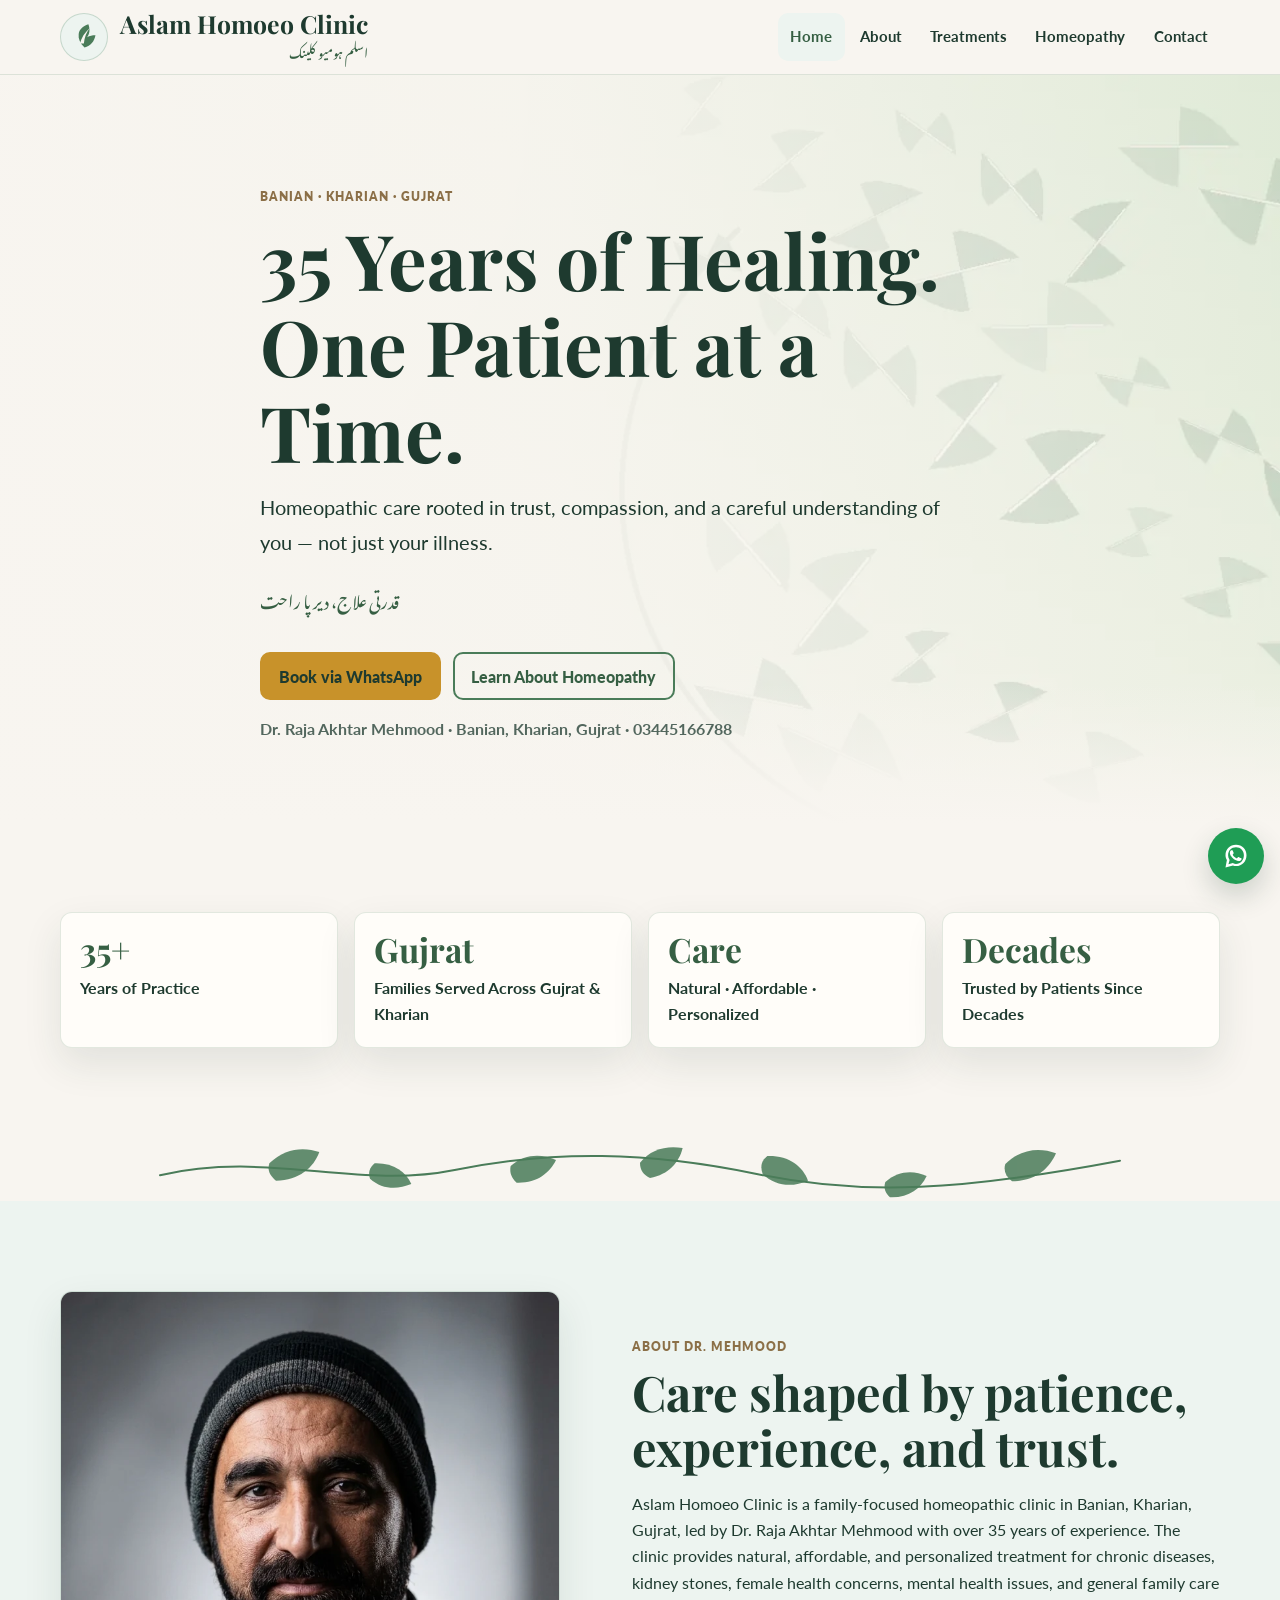
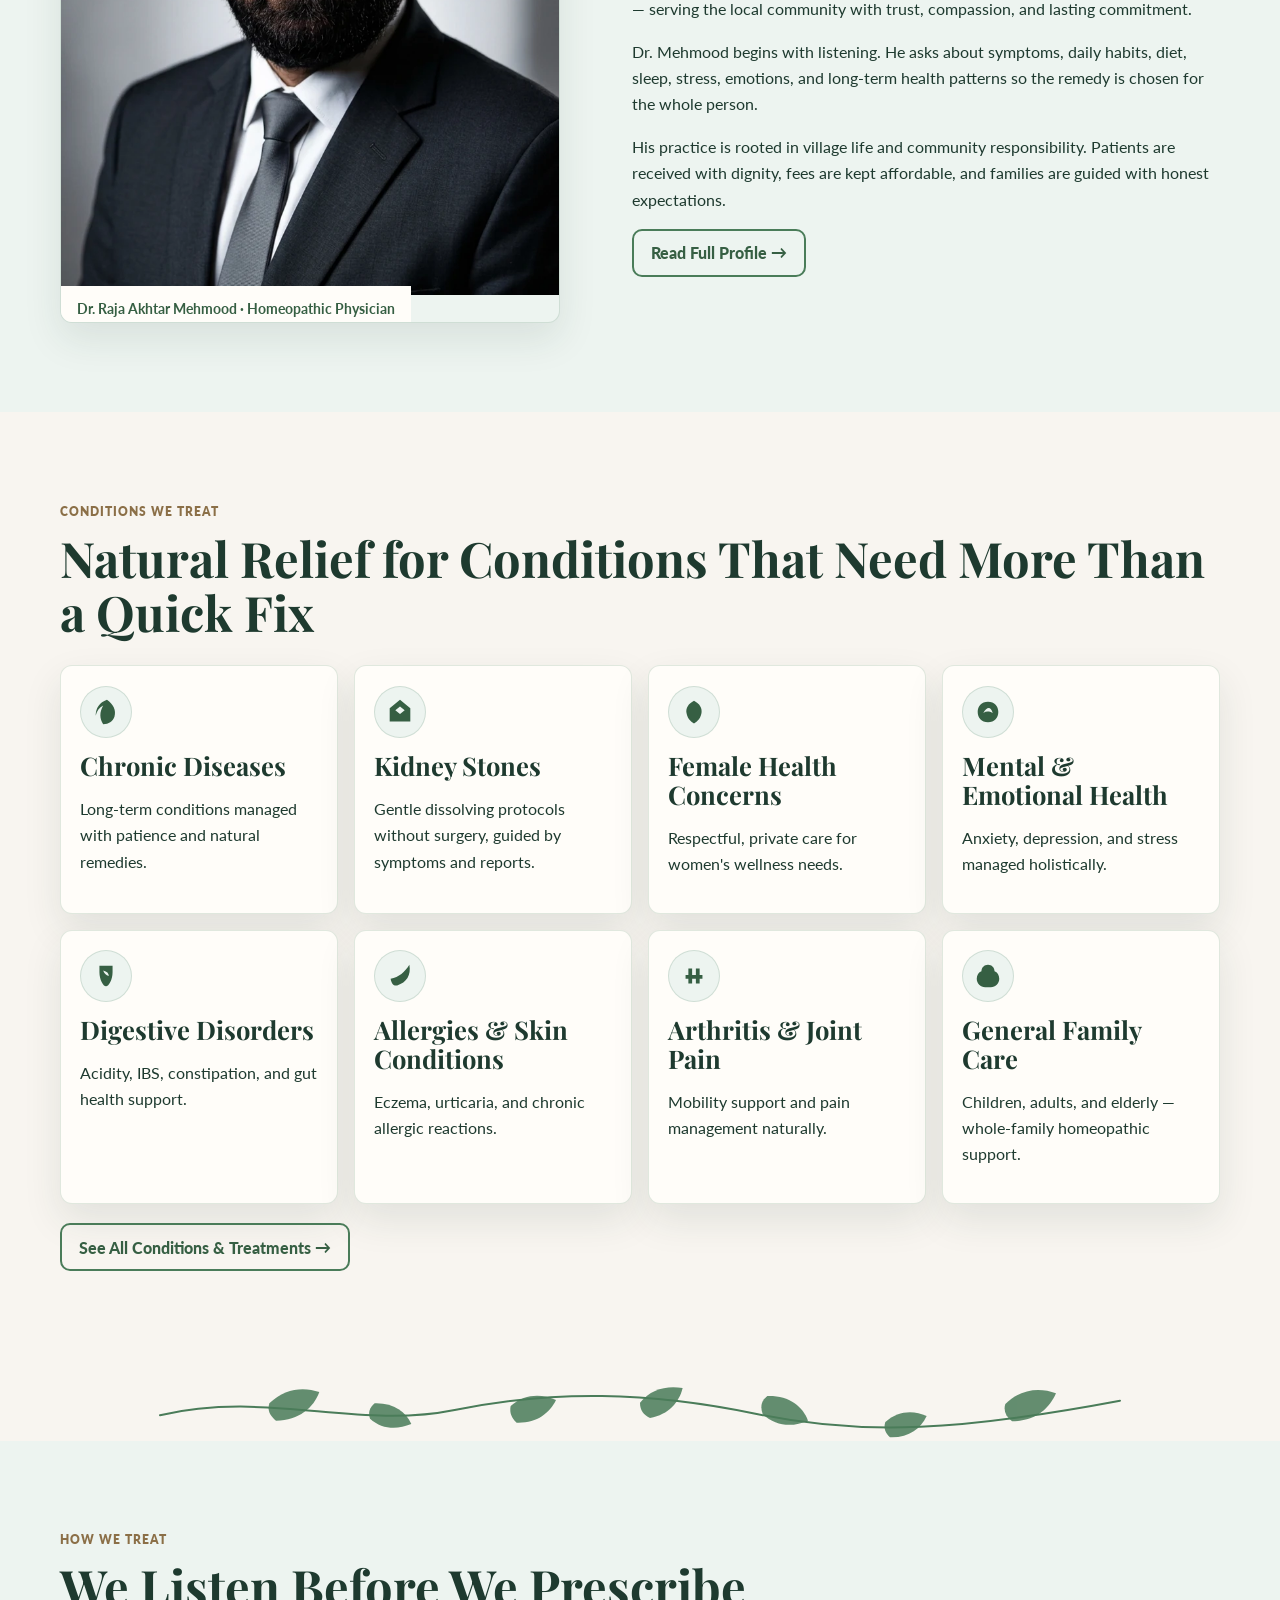
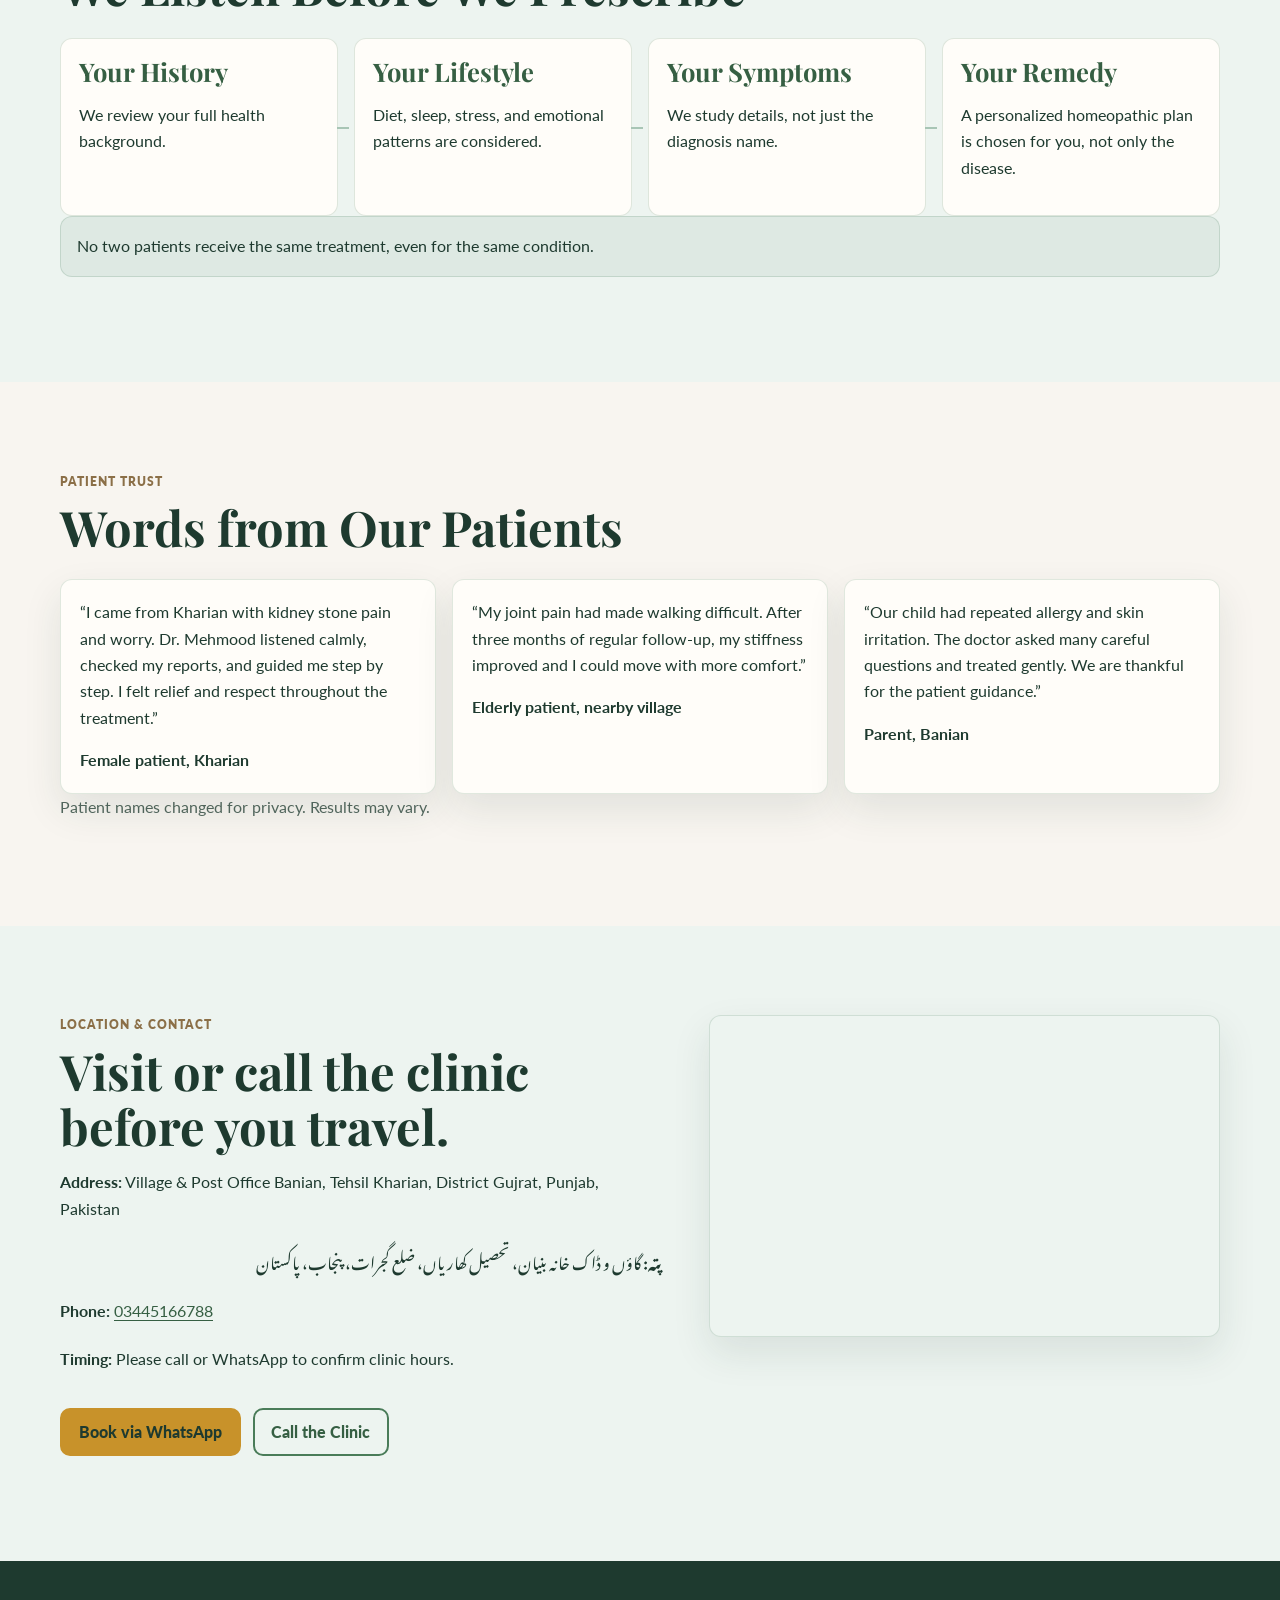
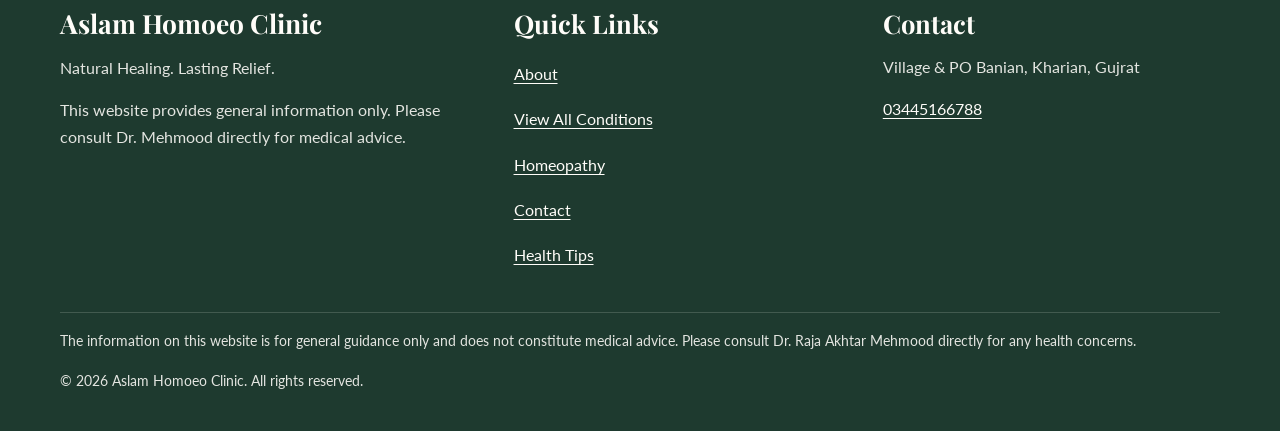
<file: index.html>
<!doctype html>
<html lang="en">
<head>
  <meta charset="utf-8">
  <meta name="viewport" content="width=device-width, initial-scale=1">
  <title>Homeopathic Clinic in Kharian Gujrat | Aslam Homoeo Clinic</title>
  <meta name="description" content="Aslam Homoeo Clinic in Banian Kharian offers trusted homeopathic care by Dr. Raja Akhtar Mehmood with 35+ years experience.">
  <meta name="geo.region" content="PK-PB">
  <meta name="geo.placename" content="Kharian, Gujrat">
  <link rel="canonical" href="https://aslamhomoeoclinic.pk/">
  <meta property="og:title" content="Aslam Homoeo Clinic | Homeopathic Clinic in Kharian Gujrat">
  <meta property="og:description" content="Natural, affordable, personalized homeopathic care in Banian, Kharian, Gujrat by Dr. Raja Akhtar Mehmood.">
  <meta property="og:type" content="website">
  <meta property="og:url" content="https://aslamhomoeoclinic.pk/">
  <meta property="og:image" content="https://aslamhomoeoclinic.pk/assets/images/clinic-exterior-banain-kharian.jpg">
  <meta name="twitter:card" content="summary_large_image">
  <link rel="preconnect" href="https://fonts.googleapis.com">
  <link rel="preconnect" href="https://fonts.gstatic.com" crossorigin>
  <link href="https://fonts.googleapis.com/css2?family=Lato:wght@400;700;900&family=Noto+Nastaliq+Urdu:wght@400&family=Playfair+Display:wght@700&display=swap" rel="stylesheet">
  <script>document.documentElement.classList.add('js');</script>
  <style>
    body{margin:0;background:#f8f5f0;color:#1e3a2f;font-family:Lato,Arial,sans-serif}.site-header{position:sticky;top:0;z-index:900;background:rgba(248,245,240,.95);border-bottom:1px solid rgba(74,124,89,.16)}.container{width:min(100% - 2rem,1160px);margin:auto}.hero{min-height:700px;display:grid;align-items:center}.btn{min-height:48px}
  </style>
  <link rel="preload" href="css/style.css" as="style" onload="this.onload=null;this.rel='stylesheet'">
  <link rel="preload" href="css/components.css" as="style" onload="this.onload=null;this.rel='stylesheet'">
  <link rel="preload" href="css/responsive.css" as="style" onload="this.onload=null;this.rel='stylesheet'">
  <noscript><link rel="stylesheet" href="css/style.css"><link rel="stylesheet" href="css/components.css"><link rel="stylesheet" href="css/responsive.css"></noscript>
  <script type="application/ld+json">
  {
    "@context": "https://schema.org",
    "@type": "MedicalClinic",
    "name": "Aslam Homoeo Clinic",
    "medicalSpecialty": "Homeopathic Medicine",
    "physician": {
      "@type": "Physician",
      "name": "Dr. Raja Akhtar Mehmood",
      "medicalSpecialty": "Homeopathic Medicine"
    },
    "address": {
      "@type": "PostalAddress",
      "streetAddress": "Village & PO Banian",
      "addressLocality": "Kharian",
      "addressRegion": "Gujrat, Punjab",
      "addressCountry": "PK"
    },
    "telephone": "+923445166788",
    "url": "https://aslamhomoeoclinic.pk/",
    "priceRange": "₨"
  }
  </script>
  <!-- Google Analytics 4: when ready, replace G-XXXXXXXXXX and uncomment this block.
  <script async src="https://www.googletagmanager.com/gtag/js?id=G-XXXXXXXXXX"></script>
  <script>
    window.dataLayer = window.dataLayer || [];
    function gtag(){dataLayer.push(arguments);}
    gtag('js', new Date());
    gtag('config', 'G-XXXXXXXXXX');
  </script>
  -->
</head>
<body>
  <a class="skip-link" href="#main">Skip to main content</a>
  <header class="site-header">
    <div class="nav-wrap">
      <a class="brand" href="index.html" aria-label="Aslam Homoeo Clinic home">
        <span class="brand-mark" aria-hidden="true"><svg viewBox="0 0 48 48"><path fill="#4A7C59" d="M24 41c-7-7-10-14-9-21 1-7 6-12 15-15 3 8 2 15-2 20 4-2 8-3 13-3-2 10-7 16-17 19Z"/><path fill="#F8F5F0" d="M23 35c1-10 4-18 10-25-9 8-14 16-16 25h6Z"/></svg></span>
        <span><span class="brand-name">Aslam Homoeo Clinic</span><span class="brand-urdu" lang="ur" dir="rtl">اسلم ہومیو کلینک</span></span>
      </a>
      <button class="menu-toggle" type="button" aria-label="Open navigation menu" aria-expanded="false" aria-controls="primary-nav"><span></span></button>
      <nav class="primary-nav" id="primary-nav" aria-label="Primary navigation">
        <a href="index.html" aria-current="page">Home</a>
        <a href="about.html">About</a>
        <a href="treatments.html">Treatments</a>
        <a href="homeopathy.html">Homeopathy</a>
        <a href="contact.html">Contact</a>
      </nav>
    </div>
  </header>

  <main id="main">
    <section class="hero" aria-labelledby="home-title">
      <div class="container hero-copy">
        <p class="eyebrow" data-editable="true">Banian · Kharian · Gujrat</p>
        <h1 id="home-title" data-editable="true">35 Years of Healing. One Patient at a Time.</h1>
        <p class="lead" data-editable="true">Homeopathic care rooted in trust, compassion, and a careful understanding of you — not just your illness.</p>
        <p class="urdu-tagline" lang="ur" dir="rtl" data-editable="true">قدرتی علاج، دیرپا راحت</p>
        <div class="cta-row">
          <a class="btn btn-primary" href="https://wa.me/923445166788?text=%D8%A7%D9%84%D8%B3%D9%84%D8%A7%D9%85%20%D8%B9%D9%84%DB%8C%DA%A9%D9%85%D8%8C%20%D9%85%DB%8C%DA%BA%20%D8%A7%D8%B3%D9%84%D9%85%20%DB%81%D9%88%D9%85%DB%8C%D9%88%20%DA%A9%D9%84%DB%8C%D9%86%DA%A9%20%D8%B3%DB%92%20%D8%B1%D8%A7%D8%A8%D8%B7%DB%81%20%DA%A9%D8%B1%D9%86%D8%A7%20%DA%86%D8%A7%DB%81%D8%AA%D8%A7%2F%DA%86%D8%A7%DB%81%D8%AA%DB%8C%20%DB%81%D9%88%DA%BA%DB%94" target="_blank" rel="noopener">Book via WhatsApp</a>
          <a class="btn btn-secondary" href="homeopathy.html">Learn About Homeopathy</a>
        </div>
        <p class="trust-line" data-editable="true">Dr. Raja Akhtar Mehmood · Banian, Kharian, Gujrat · 03445166788</p>
      </div>
    </section>

    <section class="section" aria-label="Clinic trust highlights">
      <div class="container stat-grid">
        <div class="stat"><strong>35+</strong><span data-editable="true">Years of Practice</span></div>
        <div class="stat"><strong>Gujrat</strong><span data-editable="true">Families Served Across Gujrat & Kharian</span></div>
        <div class="stat"><strong>Care</strong><span data-editable="true">Natural · Affordable · Personalized</span></div>
        <div class="stat"><strong>Decades</strong><span data-editable="true">Trusted by Patients Since Decades</span></div>
      </div>
    </section>

    <div class="divider" aria-hidden="true"><svg viewBox="0 0 1440 96"><path d="M0 56 C160 18 295 78 442 48 S733 20 895 54 1206 78 1440 34" fill="none" stroke="#4A7C59" stroke-width="3" stroke-linecap="round"/><g fill="#4A7C59" opacity=".85"><path d="M164 38c23-23 52-25 75-17-9 24-30 42-65 43-10-8-13-16-10-26z"/><path d="M315 61c18 16 40 17 62 8-8-18-27-32-55-31-8 7-10 14-7 23z"/><path d="M526 42c22-19 47-18 68-9-10 20-29 35-59 34-8-7-11-15-9-25z"/><path d="M720 37c16-20 39-26 64-22-5 21-21 40-49 45-10-5-15-12-15-23z"/><path d="M904 54c20 19 45 20 68 10-8-22-29-38-61-37-9 7-11 16-7 27z"/><path d="M1088 66c19-17 42-18 62-9-9 19-27 33-55 32-7-6-10-14-7-23z"/><path d="M1268 39c23-23 52-25 76-16-10 23-31 42-66 42-10-8-13-17-10-26z"/></g></svg></div>

    <section class="section tint">
      <div class="container split">
        <picture class="image-frame">
          <source srcset="assets/images/dr-mehmood-portrait.webp" type="image/webp">
          <img src="assets/images/dr-akhtar-portrait.jpg" alt="Dr. Raja Akhtar Mehmood, Homeopathic Physician, Banian Kharian" width="760" height="920" loading="lazy">
          <span class="image-caption">Dr. Raja Akhtar Mehmood · Homeopathic Physician</span>
        </picture>
        <div>
          <p class="eyebrow" data-editable="true">About Dr. Mehmood</p>
          <h2 data-editable="true">Care shaped by patience, experience, and trust.</h2>
          <p data-editable="true">Aslam Homoeo Clinic is a family-focused homeopathic clinic in Banian, Kharian, Gujrat, led by Dr. Raja Akhtar Mehmood with over 35 years of experience. The clinic provides natural, affordable, and personalized treatment for chronic diseases, kidney stones, female health concerns, mental health issues, and general family care — serving the local community with trust, compassion, and lasting commitment.</p>
          <p data-editable="true">Dr. Mehmood begins with listening. He asks about symptoms, daily habits, diet, sleep, stress, emotions, and long-term health patterns so the remedy is chosen for the whole person.</p>
          <p data-editable="true">His practice is rooted in village life and community responsibility. Patients are received with dignity, fees are kept affordable, and families are guided with honest expectations.</p>
          <a class="btn btn-secondary" href="about.html">Read Full Profile →</a>
        </div>
      </div>
    </section>

    <section class="section">
      <div class="container">
        <p class="eyebrow" data-editable="true">Conditions We Treat</p>
        <h2 data-editable="true">Natural Relief for Conditions That Need More Than a Quick Fix</h2>
        <div class="card-grid">
          <article class="service-card"><span class="icon-badge" aria-hidden="true"><svg viewBox="0 0 32 32"><path fill="currentColor" d="M17 3c7 5 10 11 8 18-2 5-6 8-12 8C9 23 9 16 13 9c-4 2-7 6-8 11 0-8 4-14 12-17Z"/></svg></span><h3>Chronic Diseases</h3><p data-editable="true">Long-term conditions managed with patience and natural remedies.</p></article>
          <article class="service-card"><span class="icon-badge" aria-hidden="true"><svg viewBox="0 0 32 32"><path fill="currentColor" d="M16 3 5 12v14h22V12L16 3Zm0 7 5 4-5 4-5-4 5-4Z"/></svg></span><h3>Kidney Stones</h3><p data-editable="true">Gentle dissolving protocols without surgery, guided by symptoms and reports.</p></article>
          <article class="service-card"><span class="icon-badge" aria-hidden="true"><svg viewBox="0 0 32 32"><path fill="currentColor" d="M16 4c6 3 9 8 8 13-1 7-7 11-8 11S9 24 8 17c-1-5 2-10 8-13Z"/></svg></span><h3>Female Health Concerns</h3><p data-editable="true">Respectful, private care for women's wellness needs.</p></article>
          <article class="service-card"><span class="icon-badge" aria-hidden="true"><svg viewBox="0 0 32 32"><path fill="currentColor" d="M16 5C9 5 5 10 5 16s4 11 11 11 11-5 11-11S23 5 16 5Zm-5 12c4-7 8-7 10 0-4-2-7-2-10 0Z"/></svg></span><h3>Mental & Emotional Health</h3><p data-editable="true">Anxiety, depression, and stress managed holistically.</p></article>
          <article class="service-card"><span class="icon-badge" aria-hidden="true"><svg viewBox="0 0 32 32"><path fill="currentColor" d="M9 5h14v7c0 8-4 15-7 15S9 20 9 12V5Zm4 5c1 3 3 5 6 6 0-3-2-5-6-6Z"/></svg></span><h3>Digestive Disorders</h3><p data-editable="true">Acidity, IBS, constipation, and gut health support.</p></article>
          <article class="service-card"><span class="icon-badge" aria-hidden="true"><svg viewBox="0 0 32 32"><path fill="currentColor" d="M6 19c9-2 15-7 20-15 2 11-3 19-13 22-3 1-6-1-7-7Z"/></svg></span><h3>Allergies & Skin Conditions</h3><p data-editable="true">Eczema, urticaria, and chronic allergic reactions.</p></article>
          <article class="service-card"><span class="icon-badge" aria-hidden="true"><svg viewBox="0 0 32 32"><path fill="currentColor" d="M7 15h18v4H7v-4Zm3-7h4v16h-4V8Zm8 0h4v16h-4V8Z"/></svg></span><h3>Arthritis & Joint Pain</h3><p data-editable="true">Mobility support and pain management naturally.</p></article>
          <article class="service-card"><span class="icon-badge" aria-hidden="true"><svg viewBox="0 0 32 32"><path fill="currentColor" d="M16 4c4 0 7 3 7 7 3 1 5 4 5 8 0 5-4 9-9 9h-6c-5 0-9-4-9-9 0-4 2-7 5-8 0-4 3-7 7-7Z"/></svg></span><h3>General Family Care</h3><p data-editable="true">Children, adults, and elderly — whole-family homeopathic support.</p></article>
        </div>
        <div class="cta-row"><a class="btn btn-secondary" href="treatments.html">See All Conditions & Treatments →</a></div>
      </div>
    </section>

    <div class="divider" aria-hidden="true"><svg viewBox="0 0 1440 96"><path d="M0 56 C160 18 295 78 442 48 S733 20 895 54 1206 78 1440 34" fill="none" stroke="#4A7C59" stroke-width="3" stroke-linecap="round"/><g fill="#4A7C59" opacity=".85"><path d="M164 38c23-23 52-25 75-17-9 24-30 42-65 43-10-8-13-16-10-26z"/><path d="M315 61c18 16 40 17 62 8-8-18-27-32-55-31-8 7-10 14-7 23z"/><path d="M526 42c22-19 47-18 68-9-10 20-29 35-59 34-8-7-11-15-9-25z"/><path d="M720 37c16-20 39-26 64-22-5 21-21 40-49 45-10-5-15-12-15-23z"/><path d="M904 54c20 19 45 20 68 10-8-22-29-38-61-37-9 7-11 16-7 27z"/><path d="M1088 66c19-17 42-18 62-9-9 19-27 33-55 32-7-6-10-14-7-23z"/><path d="M1268 39c23-23 52-25 76-16-10 23-31 42-66 42-10-8-13-17-10-26z"/></g></svg></div>

    <section class="section tint">
      <div class="container">
        <p class="eyebrow" data-editable="true">How We Treat</p>
        <h2 data-editable="true">We Listen Before We Prescribe</h2>
        <div class="journey">
          <article class="journey-step"><h3>Your History</h3><p data-editable="true">We review your full health background.</p></article>
          <article class="journey-step"><h3>Your Lifestyle</h3><p data-editable="true">Diet, sleep, stress, and emotional patterns are considered.</p></article>
          <article class="journey-step"><h3>Your Symptoms</h3><p data-editable="true">We study details, not just the diagnosis name.</p></article>
          <article class="journey-step"><h3>Your Remedy</h3><p data-editable="true">A personalized homeopathic plan is chosen for you, not only the disease.</p></article>
        </div>
        <p class="soft-band" data-editable="true">No two patients receive the same treatment, even for the same condition.</p>
      </div>
    </section>

    <section class="section">
      <div class="container">
        <p class="eyebrow" data-editable="true">Patient Trust</p>
        <h2 data-editable="true">Words from Our Patients</h2>
        <div class="testimonials">
          <article class="testimonial-card"><p data-editable="true">“I came from Kharian with kidney stone pain and worry. Dr. Mehmood listened calmly, checked my reports, and guided me step by step. I felt relief and respect throughout the treatment.”</p><strong>Female patient, Kharian</strong></article>
          <article class="testimonial-card"><p data-editable="true">“My joint pain had made walking difficult. After three months of regular follow-up, my stiffness improved and I could move with more comfort.”</p><strong>Elderly patient, nearby village</strong></article>
          <article class="testimonial-card"><p data-editable="true">“Our child had repeated allergy and skin irritation. The doctor asked many careful questions and treated gently. We are thankful for the patient guidance.”</p><strong>Parent, Banian</strong></article>
        </div>
        <p class="muted" data-editable="true">Patient names changed for privacy. Results may vary.</p>
        <div id="testimonial-form" hidden></div><!-- Future hook for patient testimonial submissions. -->
      </div>
    </section>

    <section class="section tint">
      <div class="container contact-grid">
        <div>
          <p class="eyebrow" data-editable="true">Location & Contact</p>
          <h2 data-editable="true">Visit or call the clinic before you travel.</h2>
          <div class="address-lines">
            <p data-editable="true"><strong>Address:</strong> Village & Post Office Banian, Tehsil Kharian, District Gujrat, Punjab, Pakistan</p>
            <p lang="ur" dir="rtl" class="urdu" data-editable="true"><strong>پتہ:</strong> گاؤں و ڈاک خانہ بنیان، تحصیل کھاریاں، ضلع گجرات، پنجاب، پاکستان</p>
            <p data-editable="true"><strong>Phone:</strong> <a href="tel:+923445166788">03445166788</a></p>
            <p data-editable="true"><strong>Timing:</strong> Please call or WhatsApp to confirm clinic hours.</p>
          </div>
          <div class="cta-row">
            <a class="btn btn-primary" href="https://wa.me/923445166788?text=%D8%A7%D9%84%D8%B3%D9%84%D8%A7%D9%85%20%D8%B9%D9%84%DB%8C%DA%A9%D9%85%D8%8C%20%D9%85%DB%8C%DA%BA%20%D8%A7%D8%B3%D9%84%D9%85%20%DB%81%D9%88%D9%85%DB%8C%D9%88%20%DA%A9%D9%84%DB%8C%D9%86%DA%A9%20%D8%B3%DB%92%20%D8%B1%D8%A7%D8%A8%D8%B7%DB%81%20%DA%A9%D8%B1%D9%86%D8%A7%20%DA%86%D8%A7%DB%81%D8%AA%D8%A7%2F%DA%86%D8%A7%DB%81%D8%AA%DB%8C%20%DB%81%D9%88%DA%BA%DB%94" target="_blank" rel="noopener">Book via WhatsApp</a>
            <a class="btn btn-secondary" href="tel:+923445166788">Call the Clinic</a>
          </div>
        </div>
        <div class="map-frame">
          <iframe title="Google Map showing Village Banian Kharian Gujrat Punjab Pakistan" loading="lazy" referrerpolicy="no-referrer-when-downgrade" src="https://www.google.com/maps?q=Village%20Banian%20Kharian%20Gujrat%20Punjab%20Pakistan&output=embed"></iframe>
        </div>
      </div>
    </section>
  </main>

  <footer class="site-footer">
    <div class="container footer-grid">
      <div><h2>Aslam Homoeo Clinic</h2><p data-editable="true">Natural Healing. Lasting Relief.</p><p data-editable="true">This website provides general information only. Please consult Dr. Mehmood directly for medical advice.</p></div>
      <nav class="footer-links" aria-label="Footer links"><h3>Quick Links</h3><a href="about.html">About</a><a href="treatments.html">View All Conditions</a><a href="homeopathy.html">Homeopathy</a><a href="contact.html">Contact</a><a href="health-tips.html">Health Tips</a></nav>
      <div><h3>Contact</h3><p>Village & PO Banian, Kharian, Gujrat</p><p><a href="tel:+923445166788">03445166788</a></p><!-- Add Google Business Profile link once created or claimed. --></div>
    </div>
    <div class="container footer-bottom"><p>The information on this website is for general guidance only and does not constitute medical advice. Please consult Dr. Raja Akhtar Mehmood directly for any health concerns.</p><p>© 2026 Aslam Homoeo Clinic. All rights reserved.</p></div>
  </footer>
  <a class="floating-whatsapp" aria-label="Book via WhatsApp" href="https://wa.me/923445166788?text=%D8%A7%D9%84%D8%B3%D9%84%D8%A7%D9%85%20%D8%B9%D9%84%DB%8C%DA%A9%D9%85%D8%8C%20%D9%85%DB%8C%DA%BA%20%D8%A7%D8%B3%D9%84%D9%85%20%DB%81%D9%88%D9%85%DB%8C%D9%88%20%DA%A9%D9%84%DB%8C%D9%86%DA%A9%20%D8%B3%DB%92%20%D8%B1%D8%A7%D8%A8%D8%B7%DB%81%20%DA%A9%D8%B1%D9%86%D8%A7%20%DA%86%D8%A7%DB%81%D8%AA%D8%A7%2F%DA%86%D8%A7%DB%81%D8%AA%DB%8C%20%DB%81%D9%88%DA%BA%DB%94" target="_blank" rel="noopener"><svg viewBox="0 0 32 32" aria-hidden="true"><path fill="currentColor" d="M16 3C9 3 4 8 4 15c0 2 .6 4 1.6 5.7L4 29l8.5-2.1c1.2.4 2.3.6 3.5.6 7 0 12-5.2 12-12.4C28 8 23 3 16 3Zm0 22c-1.1 0-2.2-.2-3.2-.7l-.4-.2-5 1.3 1.3-4.8-.3-.5C7.5 18.6 7 16.8 7 15c0-5.3 3.8-9 9-9s9 3.8 9 9.1c0 5.5-3.8 9.9-9 9.9Zm5-6.8c-.3-.2-1.8-.9-2.1-1-.3-.1-.5-.2-.7.2-.2.3-.8 1-1 1.2-.2.2-.4.2-.7.1-2-.9-3.3-2-4.2-4-.1-.3 0-.5.2-.7l.5-.6c.2-.2.2-.4.3-.6.1-.2 0-.4 0-.6-.1-.2-.7-1.7-1-2.3-.3-.6-.5-.5-.7-.5h-.6c-.2 0-.6.1-.9.4-.3.3-1.1 1.1-1.1 2.7 0 1.6 1.2 3.2 1.3 3.4.2.2 2.3 3.6 5.7 5 3.4 1.3 3.4.9 4 .9.6-.1 1.8-.8 2.1-1.5.3-.8.3-1.4.2-1.5-.1-.2-.3-.3-.6-.5Z"/></svg></a>
  <button class="back-to-top" type="button" aria-label="Back to top">↑</button>
  <script defer src="js/main.js"></script>
</body>
</html>
</file>
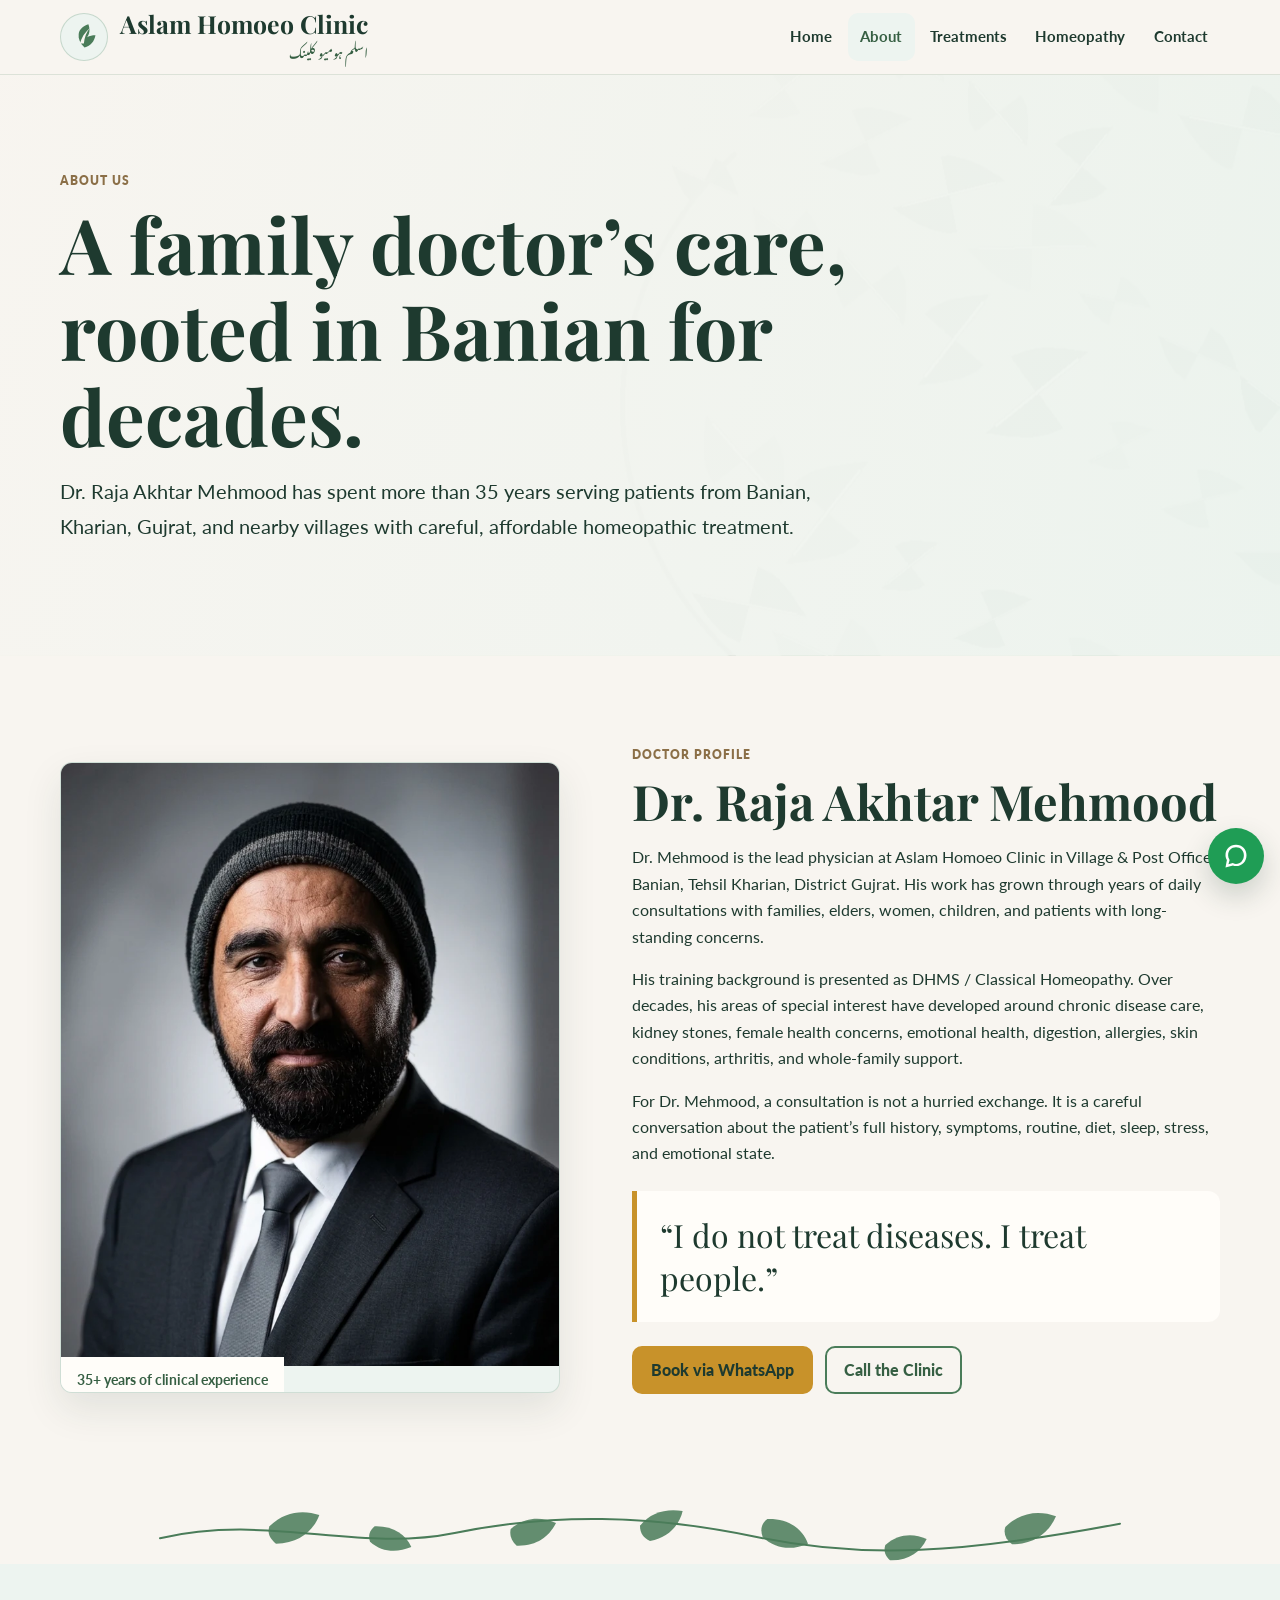
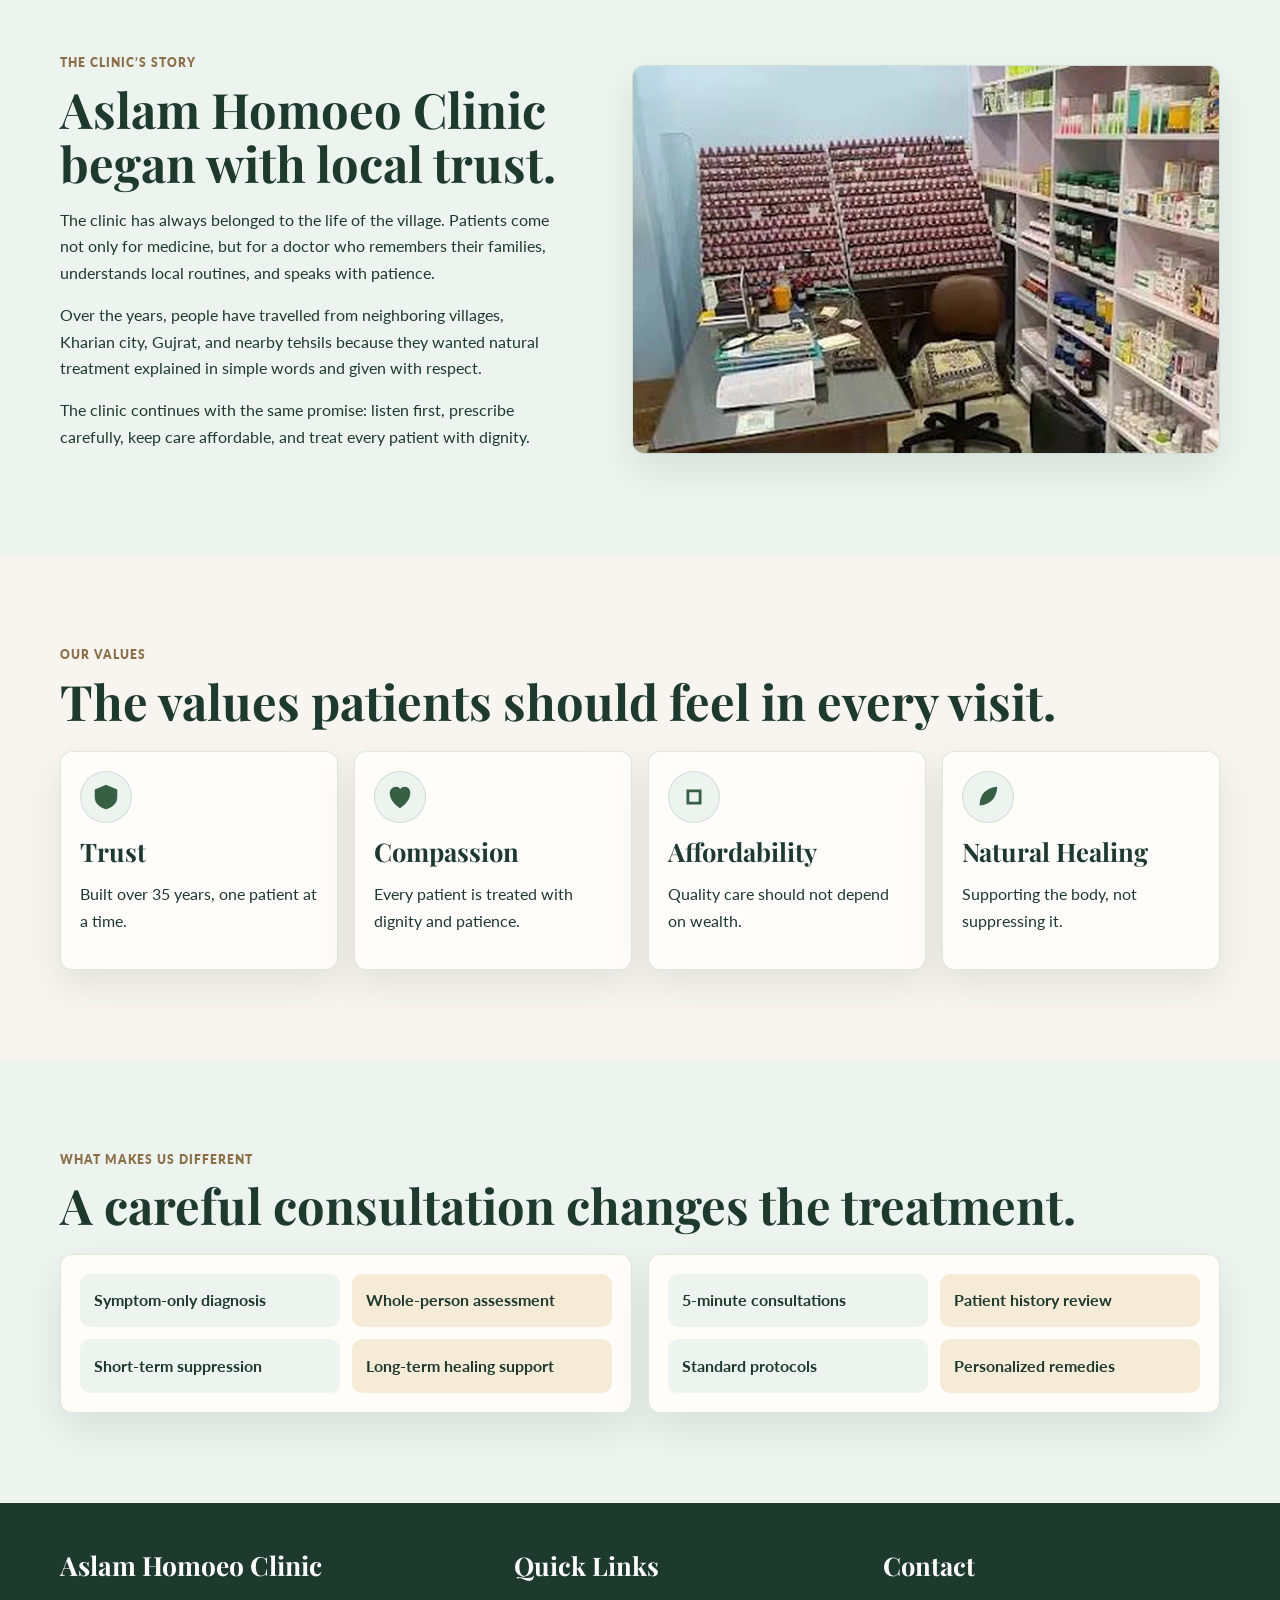
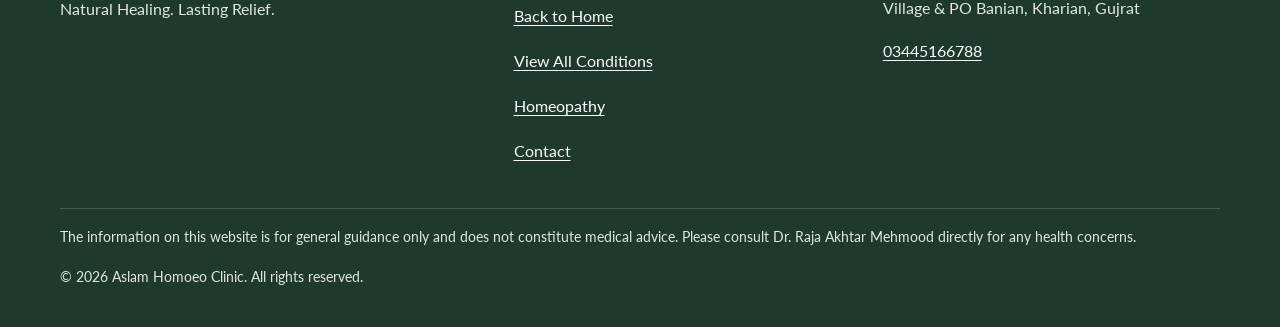
<file: about.html>
<!doctype html>
<html lang="en">
<head>
  <meta charset="utf-8">
  <meta name="viewport" content="width=device-width, initial-scale=1">
  <title>About Dr. Raja Akhtar Mehmood | 35+ Years Homeopathic Experience | Kharian</title>
  <meta name="description" content="Meet Dr. Raja Akhtar Mehmood, an experienced homeopathic physician serving Banian, Kharian, Gujrat families for over 35 years.">
  <link rel="canonical" href="https://aslamhomoeoclinic.pk/about.html">
  <meta property="og:title" content="About Dr. Raja Akhtar Mehmood | Aslam Homoeo Clinic">
  <meta property="og:description" content="Learn about Dr. Mehmood's listening-first homeopathic care and decades of service in Banian, Kharian, Gujrat.">
  <meta property="og:type" content="website">
  <meta property="og:url" content="https://aslamhomoeoclinic.pk/about.html">
  <meta property="og:image" content="https://aslamhomoeoclinic.pk/assets/images/dr-mehmood-portrait.jpg">
  <meta name="twitter:card" content="summary_large_image">
  <link rel="preconnect" href="https://fonts.googleapis.com">
  <link rel="preconnect" href="https://fonts.gstatic.com" crossorigin>
  <link href="https://fonts.googleapis.com/css2?family=Lato:wght@400;700;900&family=Noto+Nastaliq+Urdu:wght@400&family=Playfair+Display:wght@700&display=swap" rel="stylesheet">
  <script>document.documentElement.classList.add('js');</script>
  <style>body{margin:0;background:#f8f5f0;color:#1e3a2f;font-family:Lato,Arial,sans-serif}.site-header{position:sticky;top:0;z-index:900;background:rgba(248,245,240,.95);border-bottom:1px solid rgba(74,124,89,.16)}.container{width:min(100% - 2rem,1160px);margin:auto}.btn{min-height:48px}</style>
  <link rel="preload" href="css/style.css" as="style" onload="this.onload=null;this.rel='stylesheet'">
  <link rel="preload" href="css/components.css" as="style" onload="this.onload=null;this.rel='stylesheet'">
  <link rel="preload" href="css/responsive.css" as="style" onload="this.onload=null;this.rel='stylesheet'">
  <noscript><link rel="stylesheet" href="css/style.css"><link rel="stylesheet" href="css/components.css"><link rel="stylesheet" href="css/responsive.css"></noscript>
  <!-- Google Analytics 4: replace G-XXXXXXXXXX and uncomment when analytics is activated. -->
</head>
<body>
  <a class="skip-link" href="#main">Skip to main content</a>
  <header class="site-header"><div class="nav-wrap"><a class="brand" href="index.html"><span class="brand-mark" aria-hidden="true"><svg viewBox="0 0 48 48"><path fill="#4A7C59" d="M24 41c-7-7-10-14-9-21 1-7 6-12 15-15 3 8 2 15-2 20 4-2 8-3 13-3-2 10-7 16-17 19Z"/><path fill="#F8F5F0" d="M23 35c1-10 4-18 10-25-9 8-14 16-16 25h6Z"/></svg></span><span><span class="brand-name">Aslam Homoeo Clinic</span><span class="brand-urdu" lang="ur" dir="rtl">اسلم ہومیو کلینک</span></span></a><button class="menu-toggle" type="button" aria-label="Open navigation menu" aria-expanded="false" aria-controls="primary-nav"><span></span></button><nav class="primary-nav" id="primary-nav" aria-label="Primary navigation"><a href="index.html">Home</a><a href="about.html" aria-current="page">About</a><a href="treatments.html">Treatments</a><a href="homeopathy.html">Homeopathy</a><a href="contact.html">Contact</a></nav></div></header>
  <main id="main">
    <section class="page-hero">
      <div class="container">
        <p class="eyebrow" data-editable="true">About Us</p>
        <h1 data-editable="true">A family doctor’s care, rooted in Banian for decades.</h1>
        <p class="lead" data-editable="true">Dr. Raja Akhtar Mehmood has spent more than 35 years serving patients from Banian, Kharian, Gujrat, and nearby villages with careful, affordable homeopathic treatment.</p>
      </div>
    </section>
    <section class="section">
      <div class="container split">
        <picture class="image-frame">
          <source srcset="assets/images/dr-mehmood-portrait.webp" type="image/webp">
          <img src="assets/images/dr-mehmood-portrait.jpg" alt="Dr. Raja Akhtar Mehmood homeopathic doctor in Banian Kharian Gujrat" width="760" height="920">
          <span class="image-caption">35+ years of clinical experience</span>
        </picture>
        <div>
          <p class="eyebrow" data-editable="true">Doctor Profile</p>
          <h2 data-editable="true">Dr. Raja Akhtar Mehmood</h2>
          <p data-editable="true">Dr. Mehmood is the lead physician at Aslam Homoeo Clinic in Village & Post Office Banian, Tehsil Kharian, District Gujrat. His work has grown through years of daily consultations with families, elders, women, children, and patients with long-standing concerns.</p>
          <p data-editable="true">His training background is presented as DHMS / Classical Homeopathy. Over decades, his areas of special interest have developed around chronic disease care, kidney stones, female health concerns, emotional health, digestion, allergies, skin conditions, arthritis, and whole-family support.</p>
          <p data-editable="true">For Dr. Mehmood, a consultation is not a hurried exchange. It is a careful conversation about the patient’s full history, symptoms, routine, diet, sleep, stress, and emotional state.</p>
          <blockquote class="quote" data-editable="true">“I do not treat diseases. I treat people.”</blockquote>
          <div class="cta-row"><a class="btn btn-primary" href="contact.html">Book via WhatsApp</a><a class="btn btn-secondary" href="tel:+923445166788">Call the Clinic</a></div>
        </div>
      </div>
    </section>
    <div class="divider" aria-hidden="true"><svg viewBox="0 0 1440 96"><path d="M0 56 C160 18 295 78 442 48 S733 20 895 54 1206 78 1440 34" fill="none" stroke="#4A7C59" stroke-width="3" stroke-linecap="round"/><g fill="#4A7C59" opacity=".85"><path d="M164 38c23-23 52-25 75-17-9 24-30 42-65 43-10-8-13-16-10-26z"/><path d="M315 61c18 16 40 17 62 8-8-18-27-32-55-31-8 7-10 14-7 23z"/><path d="M526 42c22-19 47-18 68-9-10 20-29 35-59 34-8-7-11-15-9-25z"/><path d="M720 37c16-20 39-26 64-22-5 21-21 40-49 45-10-5-15-12-15-23z"/><path d="M904 54c20 19 45 20 68 10-8-22-29-38-61-37-9 7-11 16-7 27z"/><path d="M1088 66c19-17 42-18 62-9-9 19-27 33-55 32-7-6-10-14-7-23z"/><path d="M1268 39c23-23 52-25 76-16-10 23-31 42-66 42-10-8-13-17-10-26z"/></g></svg></div>
    <section class="section tint">
      <div class="container split">
        <div>
          <p class="eyebrow" data-editable="true">The Clinic’s Story</p>
          <h2 data-editable="true">Aslam Homoeo Clinic began with local trust.</h2>
          <p data-editable="true">The clinic has always belonged to the life of the village. Patients come not only for medicine, but for a doctor who remembers their families, understands local routines, and speaks with patience.</p>
          <p data-editable="true">Over the years, people have travelled from neighboring villages, Kharian city, Gujrat, and nearby tehsils because they wanted natural treatment explained in simple words and given with respect.</p>
          <p data-editable="true">The clinic continues with the same promise: listen first, prescribe carefully, keep care affordable, and treat every patient with dignity.</p>
        </div>
        <picture class="image-frame">
          <source srcset="assets/images/clinic-exterior-banain-kharian.webp" type="image/webp">
          <img src="assets/images/clinic-exterior-banain-kharian.jpg" alt="Aslam Homoeo Clinic exterior illustration in Banian Kharian Gujrat" width="1000" height="660" loading="lazy">
        </picture>
      </div>
    </section>
    <section class="section">
      <div class="container">
        <p class="eyebrow" data-editable="true">Our Values</p>
        <h2 data-editable="true">The values patients should feel in every visit.</h2>
        <div class="values-grid">
          <article class="value-card"><span class="icon-badge" aria-hidden="true"><svg viewBox="0 0 32 32"><path fill="currentColor" d="M16 3 4 8v8c0 7 5 11 12 13 7-2 12-6 12-13V8L16 3Z"/></svg></span><h3>Trust</h3><p data-editable="true">Built over 35 years, one patient at a time.</p></article>
          <article class="value-card"><span class="icon-badge" aria-hidden="true"><svg viewBox="0 0 32 32"><path fill="currentColor" d="M16 28S5 21 5 12c0-4 3-7 7-7 2 0 4 1 4 3 1-2 3-3 5-3 4 0 6 3 6 7 0 9-11 16-11 16Z"/></svg></span><h3>Compassion</h3><p data-editable="true">Every patient is treated with dignity and patience.</p></article>
          <article class="value-card"><span class="icon-badge" aria-hidden="true"><svg viewBox="0 0 32 32"><path fill="currentColor" d="M8 8h16v16H8V8Zm3 3v10h10V11H11Z"/></svg></span><h3>Affordability</h3><p data-editable="true">Quality care should not depend on wealth.</p></article>
          <article class="value-card"><span class="icon-badge" aria-hidden="true"><svg viewBox="0 0 32 32"><path fill="currentColor" d="M7 25c12-1 18-8 19-20C14 6 7 13 7 25Z"/></svg></span><h3>Natural Healing</h3><p data-editable="true">Supporting the body, not suppressing it.</p></article>
        </div>
      </div>
    </section>
    <section class="section tint">
      <div class="container">
        <p class="eyebrow" data-editable="true">What Makes Us Different</p>
        <h2 data-editable="true">A careful consultation changes the treatment.</h2>
        <div class="comparison">
          <div class="comparison-card">
            <div class="comparison-row"><span>Symptom-only diagnosis</span><strong>Whole-person assessment</strong></div>
            <div class="comparison-row"><span>Short-term suppression</span><strong>Long-term healing support</strong></div>
          </div>
          <div class="comparison-card">
            <div class="comparison-row"><span>5-minute consultations</span><strong>Patient history review</strong></div>
            <div class="comparison-row"><span>Standard protocols</span><strong>Personalized remedies</strong></div>
          </div>
        </div>
        <!-- Future hook: Facebook Page widget can be embedded in this section after the clinic page is created. -->
      </div>
    </section>
  </main>
  <footer class="site-footer"><div class="container footer-grid"><div><h2>Aslam Homoeo Clinic</h2><p>Natural Healing. Lasting Relief.</p></div><nav class="footer-links" aria-label="Footer links"><h3>Quick Links</h3><a href="index.html">Back to Home</a><a href="treatments.html">View All Conditions</a><a href="homeopathy.html">Homeopathy</a><a href="contact.html">Contact</a></nav><div><h3>Contact</h3><p>Village & PO Banian, Kharian, Gujrat</p><p><a href="tel:+923445166788">03445166788</a></p><!-- Add Google Business Profile link once created or claimed. --></div></div><div class="container footer-bottom"><p>The information on this website is for general guidance only and does not constitute medical advice. Please consult Dr. Raja Akhtar Mehmood directly for any health concerns.</p><p>© 2026 Aslam Homoeo Clinic. All rights reserved.</p></div></footer>
  <a class="floating-whatsapp" aria-label="Book via WhatsApp" href="https://wa.me/923445166788?text=%D8%A7%D9%84%D8%B3%D9%84%D8%A7%D9%85%20%D8%B9%D9%84%DB%8C%DA%A9%D9%85%D8%8C%20%D9%85%DB%8C%DA%BA%20%D8%A7%D8%B3%D9%84%D9%85%20%DB%81%D9%88%D9%85%DB%8C%D9%88%20%DA%A9%D9%84%DB%8C%D9%86%DA%A9%20%D8%B3%DB%92%20%D8%B1%D8%A7%D8%A8%D8%B7%DB%81%20%DA%A9%D8%B1%D9%86%D8%A7%20%DA%86%D8%A7%DB%81%D8%AA%D8%A7%2F%DA%86%D8%A7%DB%81%D8%AA%DB%8C%20%DB%81%D9%88%DA%BA%DB%94" target="_blank" rel="noopener"><svg viewBox="0 0 32 32" aria-hidden="true"><path fill="currentColor" d="M16 3C9 3 4 8 4 15c0 2 .6 4 1.6 5.7L4 29l8.5-2.1c1.2.4 2.3.6 3.5.6 7 0 12-5.2 12-12.4C28 8 23 3 16 3Zm0 22c-1.1 0-2.2-.2-3.2-.7l-.4-.2-5 1.3 1.3-4.8-.3-.5C7.5 18.6 7 16.8 7 15c0-5.3 3.8-9 9-9s9 3.8 9 9.1c0 5.5-3.8 9.9-9 9.9Z"/></svg></a><button class="back-to-top" type="button" aria-label="Back to top">↑</button><script defer src="js/main.js"></script>
</body>
</html>
</file>
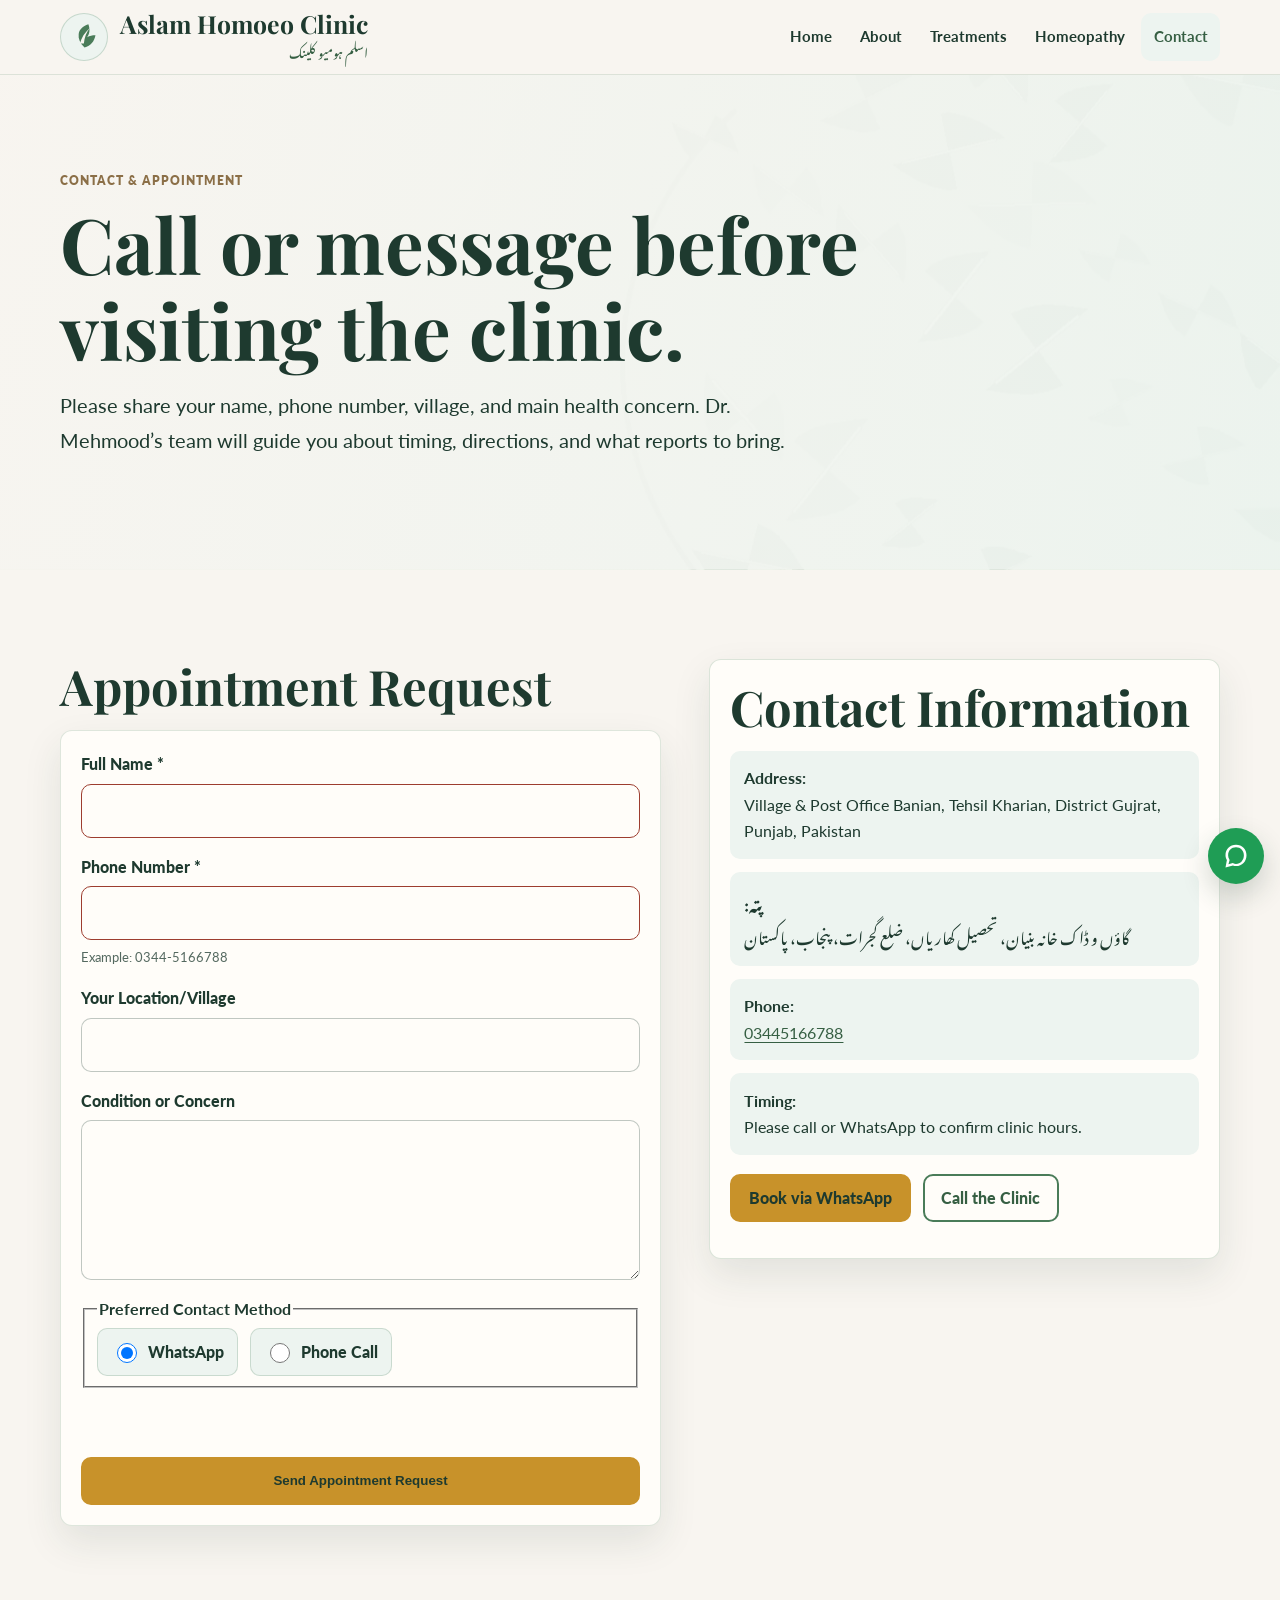
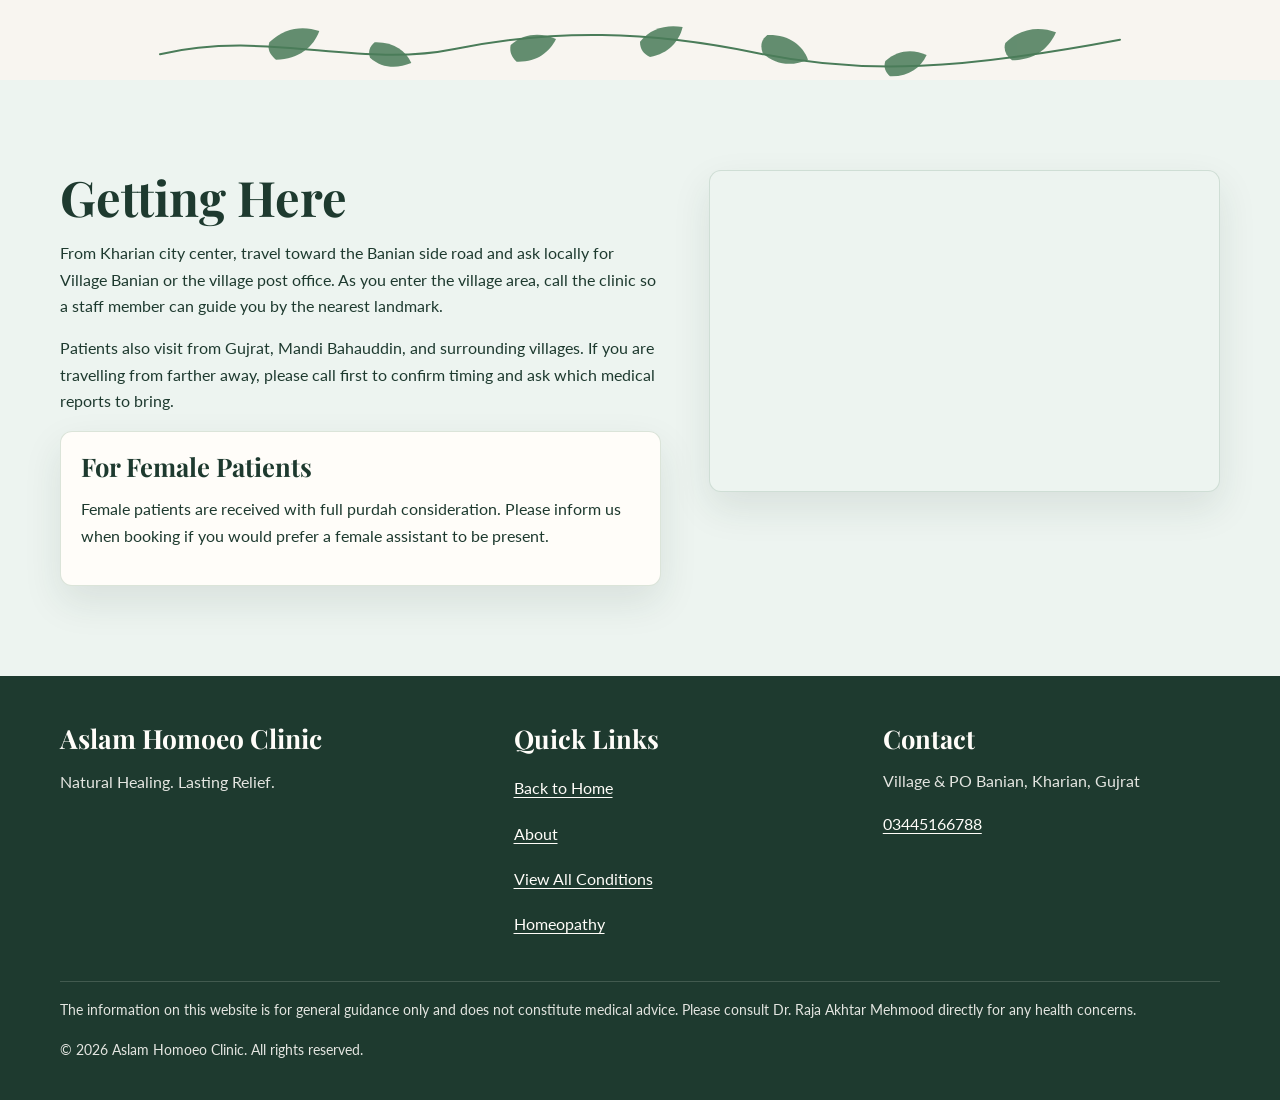
<file: contact.html>
<!doctype html>
<html lang="en">
<head>
  <meta charset="utf-8">
  <meta name="viewport" content="width=device-width, initial-scale=1">
  <title>Book an Appointment | Aslam Homoeo Clinic, Banian Kharian Gujrat</title>
  <meta name="description" content="Book an appointment with Aslam Homoeo Clinic in Banian Kharian Gujrat. Call or WhatsApp Dr. Raja Akhtar Mehmood at 03445166788.">
  <link rel="canonical" href="https://aslamhomoeoclinic.pk/contact.html">
  <meta property="og:title" content="Book an Appointment | Aslam Homoeo Clinic">
  <meta property="og:description" content="Call or WhatsApp Aslam Homoeo Clinic in Village Banian, Kharian, Gujrat for appointment timing and directions.">
  <meta property="og:type" content="website">
  <meta property="og:url" content="https://aslamhomoeoclinic.pk/contact.html">
  <meta property="og:image" content="https://aslamhomoeoclinic.pk/assets/images/clinic-exterior-banain-kharian.jpg">
  <meta name="twitter:card" content="summary_large_image">
  <link rel="preconnect" href="https://fonts.googleapis.com">
  <link rel="preconnect" href="https://fonts.gstatic.com" crossorigin>
  <link href="https://fonts.googleapis.com/css2?family=Lato:wght@400;700;900&family=Noto+Nastaliq+Urdu:wght@400&family=Playfair+Display:wght@700&display=swap" rel="stylesheet">
  <script>document.documentElement.classList.add('js');</script>
  <style>body{margin:0;background:#f8f5f0;color:#1e3a2f;font-family:Lato,Arial,sans-serif}.site-header{position:sticky;top:0;z-index:900;background:rgba(248,245,240,.95);border-bottom:1px solid rgba(74,124,89,.16)}.container{width:min(100% - 2rem,1160px);margin:auto}.btn{min-height:48px}</style>
  <link rel="preload" href="css/style.css" as="style" onload="this.onload=null;this.rel='stylesheet'">
  <link rel="preload" href="css/components.css" as="style" onload="this.onload=null;this.rel='stylesheet'">
  <link rel="preload" href="css/responsive.css" as="style" onload="this.onload=null;this.rel='stylesheet'">
  <noscript><link rel="stylesheet" href="css/style.css"><link rel="stylesheet" href="css/components.css"><link rel="stylesheet" href="css/responsive.css"></noscript>
  <!-- Google Analytics 4: replace G-XXXXXXXXXX and uncomment when analytics is activated. -->
</head>
<body>
  <a class="skip-link" href="#main">Skip to main content</a>
  <header class="site-header"><div class="nav-wrap"><a class="brand" href="index.html"><span class="brand-mark" aria-hidden="true"><svg viewBox="0 0 48 48"><path fill="#4A7C59" d="M24 41c-7-7-10-14-9-21 1-7 6-12 15-15 3 8 2 15-2 20 4-2 8-3 13-3-2 10-7 16-17 19Z"/><path fill="#F8F5F0" d="M23 35c1-10 4-18 10-25-9 8-14 16-16 25h6Z"/></svg></span><span><span class="brand-name">Aslam Homoeo Clinic</span><span class="brand-urdu" lang="ur" dir="rtl">اسلم ہومیو کلینک</span></span></a><button class="menu-toggle" type="button" aria-label="Open navigation menu" aria-expanded="false" aria-controls="primary-nav"><span></span></button><nav class="primary-nav" id="primary-nav" aria-label="Primary navigation"><a href="index.html">Home</a><a href="about.html">About</a><a href="treatments.html">Treatments</a><a href="homeopathy.html">Homeopathy</a><a href="contact.html" aria-current="page">Contact</a></nav></div></header>
  <main id="main">
    <section class="page-hero">
      <div class="container">
        <p class="eyebrow" data-editable="true">Contact & Appointment</p>
        <h1 data-editable="true">Call or message before visiting the clinic.</h1>
        <p class="lead" data-editable="true">Please share your name, phone number, village, and main health concern. Dr. Mehmood’s team will guide you about timing, directions, and what reports to bring.</p>
      </div>
    </section>
    <section class="section">
      <div class="container contact-grid">
        <div>
          <h2 data-editable="true">Appointment Request</h2>
          <form class="appointment-form" data-appointment-form action="" method="post" novalidate>
            <!-- Connect to Formspree, EmailJS, or a PHP mailto handler. -->
            <div class="form-row"><label for="full-name">Full Name *</label><input id="full-name" name="fullName" type="text" autocomplete="name" required></div>
            <div class="form-row"><label for="phone">Phone Number *</label><input id="phone" name="phone" type="tel" inputmode="tel" autocomplete="tel" pattern="03[0-9]{2}-?[0-9]{7}" required><small class="muted">Example: 0344-5166788</small></div>
            <div class="form-row"><label for="village">Your Location/Village</label><input id="village" name="village" type="text" autocomplete="address-level3"></div>
            <div class="form-row"><label for="concern">Condition or Concern</label><textarea id="concern" name="concern" rows="5"></textarea></div>
            <fieldset class="form-row">
              <legend><strong>Preferred Contact Method</strong></legend>
              <div class="radio-group">
                <label class="radio-option" for="method-whatsapp"><input id="method-whatsapp" type="radio" name="contactMethod" value="WhatsApp" checked> WhatsApp</label>
                <label class="radio-option" for="method-phone"><input id="method-phone" type="radio" name="contactMethod" value="Phone Call"> Phone Call</label>
              </div>
            </fieldset>
            <p class="form-error" data-form-error aria-live="polite"></p>
            <p class="form-success" data-form-success tabindex="-1" hidden>Shukriya (Thank you). Dr. Mehmood's team will contact you within 24 hours, Insha'Allah.</p>
            <button class="btn btn-primary" type="submit">Send Appointment Request</button>
          </form>
          <div id="appointment-calendar" hidden></div><!-- Future hook for Calendly or a custom appointment calendar. -->
        </div>
        <aside class="callout" aria-labelledby="contact-info">
          <h2 id="contact-info" data-editable="true">Contact Information</h2>
          <ul class="info-list">
            <li><strong>Address:</strong><br>Village & Post Office Banian, Tehsil Kharian, District Gujrat, Punjab, Pakistan</li>
            <li lang="ur" dir="rtl" class="urdu"><strong>پتہ:</strong><br>گاؤں و ڈاک خانہ بنیان، تحصیل کھاریاں، ضلع گجرات، پنجاب، پاکستان</li>
            <li><strong>Phone:</strong><br><a href="tel:+923445166788">03445166788</a></li>
            <li><strong>Timing:</strong><br>Please call or WhatsApp to confirm clinic hours.</li>
          </ul>
          <div class="cta-row"><a class="btn btn-primary" href="https://wa.me/923445166788?text=%D8%A7%D9%84%D8%B3%D9%84%D8%A7%D9%85%20%D8%B9%D9%84%DB%8C%DA%A9%D9%85%D8%8C%20%D9%85%DB%8C%DA%BA%20%D8%A7%D8%B3%D9%84%D9%85%20%DB%81%D9%88%D9%85%DB%8C%D9%88%20%DA%A9%D9%84%DB%8C%D9%86%DA%A9%20%D8%B3%DB%92%20%D8%B1%D8%A7%D8%A8%D8%B7%DB%81%20%DA%A9%D8%B1%D9%86%D8%A7%20%DA%86%D8%A7%DB%81%D8%AA%D8%A7%2F%DA%86%D8%A7%DB%81%D8%AA%DB%8C%20%DB%81%D9%88%DA%BA%DB%94" target="_blank" rel="noopener">Book via WhatsApp</a><a class="btn btn-secondary" href="tel:+923445166788">Call the Clinic</a></div>
        </aside>
      </div>
    </section>
    <div class="divider" aria-hidden="true"><svg viewBox="0 0 1440 96"><path d="M0 56 C160 18 295 78 442 48 S733 20 895 54 1206 78 1440 34" fill="none" stroke="#4A7C59" stroke-width="3" stroke-linecap="round"/><g fill="#4A7C59" opacity=".85"><path d="M164 38c23-23 52-25 75-17-9 24-30 42-65 43-10-8-13-16-10-26z"/><path d="M315 61c18 16 40 17 62 8-8-18-27-32-55-31-8 7-10 14-7 23z"/><path d="M526 42c22-19 47-18 68-9-10 20-29 35-59 34-8-7-11-15-9-25z"/><path d="M720 37c16-20 39-26 64-22-5 21-21 40-49 45-10-5-15-12-15-23z"/><path d="M904 54c20 19 45 20 68 10-8-22-29-38-61-37-9 7-11 16-7 27z"/><path d="M1088 66c19-17 42-18 62-9-9 19-27 33-55 32-7-6-10-14-7-23z"/><path d="M1268 39c23-23 52-25 76-16-10 23-31 42-66 42-10-8-13-17-10-26z"/></g></svg></div>
    <section class="section tint">
      <div class="container contact-grid">
        <div>
          <h2 data-editable="true">Getting Here</h2>
          <p data-editable="true">From Kharian city center, travel toward the Banian side road and ask locally for Village Banian or the village post office. As you enter the village area, call the clinic so a staff member can guide you by the nearest landmark.</p>
          <p data-editable="true">Patients also visit from Gujrat, Mandi Bahauddin, and surrounding villages. If you are travelling from farther away, please call first to confirm timing and ask which medical reports to bring.</p>
          <div class="callout">
            <h3 data-editable="true">For Female Patients</h3>
            <p data-editable="true">Female patients are received with full purdah consideration. Please inform us when booking if you would prefer a female assistant to be present.</p>
          </div>
        </div>
        <div class="map-frame"><iframe title="Google Map showing Aslam Homoeo Clinic area in Village Banian Kharian Gujrat" loading="lazy" referrerpolicy="no-referrer-when-downgrade" src="https://www.google.com/maps?q=Village%20Banian%20Kharian%20Gujrat%20Punjab%20Pakistan&output=embed"></iframe></div>
      </div>
    </section>
  </main>
  <footer class="site-footer"><div class="container footer-grid"><div><h2>Aslam Homoeo Clinic</h2><p>Natural Healing. Lasting Relief.</p></div><nav class="footer-links" aria-label="Footer links"><h3>Quick Links</h3><a href="index.html">Back to Home</a><a href="about.html">About</a><a href="treatments.html">View All Conditions</a><a href="homeopathy.html">Homeopathy</a></nav><div><h3>Contact</h3><p>Village & PO Banian, Kharian, Gujrat</p><p><a href="tel:+923445166788">03445166788</a></p><!-- Add Google Business Profile link once created or claimed. --></div></div><div class="container footer-bottom"><p>The information on this website is for general guidance only and does not constitute medical advice. Please consult Dr. Raja Akhtar Mehmood directly for any health concerns.</p><p>© 2026 Aslam Homoeo Clinic. All rights reserved.</p></div></footer>
  <a class="floating-whatsapp" aria-label="Book via WhatsApp" href="https://wa.me/923445166788?text=%D8%A7%D9%84%D8%B3%D9%84%D8%A7%D9%85%20%D8%B9%D9%84%DB%8C%DA%A9%D9%85%D8%8C%20%D9%85%DB%8C%DA%BA%20%D8%A7%D8%B3%D9%84%D9%85%20%DB%81%D9%88%D9%85%DB%8C%D9%88%20%DA%A9%D9%84%DB%8C%D9%86%DA%A9%20%D8%B3%DB%92%20%D8%B1%D8%A7%D8%A8%D8%B7%DB%81%20%DA%A9%D8%B1%D9%86%D8%A7%20%DA%86%D8%A7%DB%81%D8%AA%D8%A7%2F%DA%86%D8%A7%DB%81%D8%AA%DB%8C%20%DB%81%D9%88%DA%BA%DB%94" target="_blank" rel="noopener"><svg viewBox="0 0 32 32" aria-hidden="true"><path fill="currentColor" d="M16 3C9 3 4 8 4 15c0 2 .6 4 1.6 5.7L4 29l8.5-2.1c1.2.4 2.3.6 3.5.6 7 0 12-5.2 12-12.4C28 8 23 3 16 3Zm0 22c-1.1 0-2.2-.2-3.2-.7l-.4-.2-5 1.3 1.3-4.8-.3-.5C7.5 18.6 7 16.8 7 15c0-5.3 3.8-9 9-9s9 3.8 9 9.1c0 5.5-3.8 9.9-9 9.9Z"/></svg></a><button class="back-to-top" type="button" aria-label="Back to top">↑</button><script defer src="js/main.js"></script><script defer src="js/forms.js"></script>
</body>
</html>
</file>
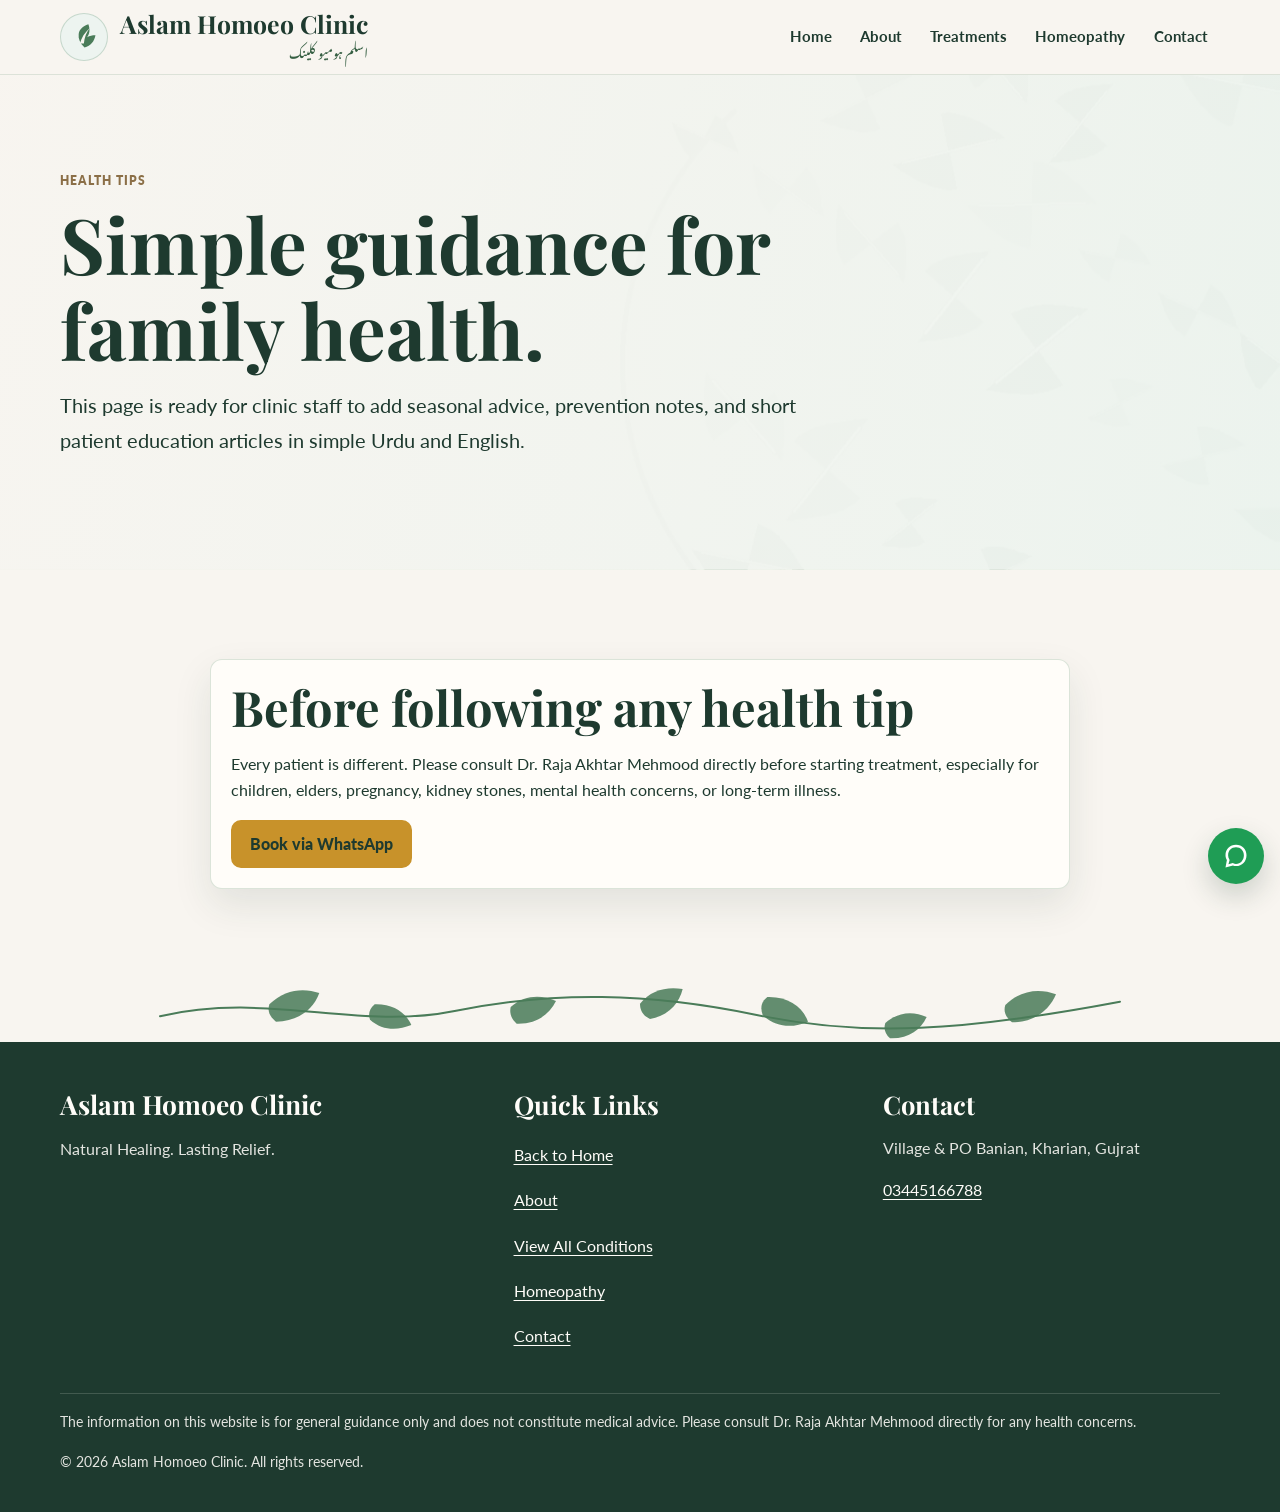
<file: health-tips.html>
<!doctype html>
<html lang="en">
<head>
  <meta charset="utf-8">
  <meta name="viewport" content="width=device-width, initial-scale=1">
  <title>Health Tips | Aslam Homoeo Clinic — Dr. Raja Akhtar Mehmood, Kharian Gujrat</title>
  <meta name="description" content="Simple health guidance from Aslam Homoeo Clinic for families in Banian, Kharian, Gujrat, with practical homeopathic care notes.">
  <link rel="canonical" href="https://aslamhomoeoclinic.pk/health-tips.html">
  <meta property="og:title" content="Health Tips | Aslam Homoeo Clinic">
  <meta property="og:description" content="Simple seasonal and family health guidance from Aslam Homoeo Clinic in Banian, Kharian, Gujrat.">
  <meta property="og:type" content="website">
  <meta property="og:url" content="https://aslamhomoeoclinic.pk/health-tips.html">
  <meta property="og:image" content="https://aslamhomoeoclinic.pk/assets/images/morning-leaves-banain-kharian.jpg">
  <meta name="twitter:card" content="summary_large_image">
  <link rel="preconnect" href="https://fonts.googleapis.com">
  <link rel="preconnect" href="https://fonts.gstatic.com" crossorigin>
  <link href="https://fonts.googleapis.com/css2?family=Lato:wght@400;700;900&family=Noto+Nastaliq+Urdu:wght@400&family=Playfair+Display:wght@700&display=swap" rel="stylesheet">
  <script>document.documentElement.classList.add('js');</script>
  <style>body{margin:0;background:#f8f5f0;color:#1e3a2f;font-family:Lato,Arial,sans-serif}.site-header{position:sticky;top:0;z-index:900;background:rgba(248,245,240,.95);border-bottom:1px solid rgba(74,124,89,.16)}.container{width:min(100% - 2rem,1160px);margin:auto}.btn{min-height:48px}</style>
  <link rel="preload" href="css/style.css" as="style" onload="this.onload=null;this.rel='stylesheet'">
  <link rel="preload" href="css/components.css" as="style" onload="this.onload=null;this.rel='stylesheet'">
  <link rel="preload" href="css/responsive.css" as="style" onload="this.onload=null;this.rel='stylesheet'">
  <noscript><link rel="stylesheet" href="css/style.css"><link rel="stylesheet" href="css/components.css"><link rel="stylesheet" href="css/responsive.css"></noscript>
</head>
<body>
  <a class="skip-link" href="#main">Skip to main content</a>
  <header class="site-header"><div class="nav-wrap"><a class="brand" href="index.html"><span class="brand-mark" aria-hidden="true"><svg viewBox="0 0 48 48"><path fill="#4A7C59" d="M24 41c-7-7-10-14-9-21 1-7 6-12 15-15 3 8 2 15-2 20 4-2 8-3 13-3-2 10-7 16-17 19Z"/><path fill="#F8F5F0" d="M23 35c1-10 4-18 10-25-9 8-14 16-16 25h6Z"/></svg></span><span><span class="brand-name">Aslam Homoeo Clinic</span><span class="brand-urdu" lang="ur" dir="rtl">اسلم ہومیو کلینک</span></span></a><button class="menu-toggle" type="button" aria-label="Open navigation menu" aria-expanded="false" aria-controls="primary-nav"><span></span></button><nav class="primary-nav" id="primary-nav" aria-label="Primary navigation"><a href="index.html">Home</a><a href="about.html">About</a><a href="treatments.html">Treatments</a><a href="homeopathy.html">Homeopathy</a><a href="contact.html">Contact</a></nav></div></header>
  <main id="main">
    <section class="page-hero"><div class="container"><p class="eyebrow">Health Tips</p><h1 data-editable="true">Simple guidance for family health.</h1><p class="lead" data-editable="true">This page is ready for clinic staff to add seasonal advice, prevention notes, and short patient education articles in simple Urdu and English.</p></div></section>
    <section class="section"><div class="narrow callout"><h2 data-editable="true">Before following any health tip</h2><p data-editable="true">Every patient is different. Please consult Dr. Raja Akhtar Mehmood directly before starting treatment, especially for children, elders, pregnancy, kidney stones, mental health concerns, or long-term illness.</p><a class="btn btn-primary" href="contact.html">Book via WhatsApp</a></div></section>
    <div class="divider" aria-hidden="true"><svg viewBox="0 0 1440 96"><path d="M0 56 C160 18 295 78 442 48 S733 20 895 54 1206 78 1440 34" fill="none" stroke="#4A7C59" stroke-width="3" stroke-linecap="round"/><g fill="#4A7C59" opacity=".85"><path d="M164 38c23-23 52-25 75-17-9 24-30 42-65 43-10-8-13-16-10-26z"/><path d="M315 61c18 16 40 17 62 8-8-18-27-32-55-31-8 7-10 14-7 23z"/><path d="M526 42c22-19 47-18 68-9-10 20-29 35-59 34-8-7-11-15-9-25z"/><path d="M720 37c16-20 39-26 64-22-5 21-21 40-49 45-10-5-15-12-15-23z"/><path d="M904 54c20 19 45 20 68 10-8-22-29-38-61-37-9 7-11 16-7 27z"/><path d="M1088 66c19-17 42-18 62-9-9 19-27 33-55 32-7-6-10-14-7-23z"/><path d="M1268 39c23-23 52-25 76-16-10 23-31 42-66 42-10-8-13-17-10-26z"/></g></svg></div>
  </main>
  <footer class="site-footer"><div class="container footer-grid"><div><h2>Aslam Homoeo Clinic</h2><p>Natural Healing. Lasting Relief.</p></div><nav class="footer-links" aria-label="Footer links"><h3>Quick Links</h3><a href="index.html">Back to Home</a><a href="about.html">About</a><a href="treatments.html">View All Conditions</a><a href="homeopathy.html">Homeopathy</a><a href="contact.html">Contact</a></nav><div><h3>Contact</h3><p>Village & PO Banian, Kharian, Gujrat</p><p><a href="tel:+923445166788">03445166788</a></p></div></div><div class="container footer-bottom"><p>The information on this website is for general guidance only and does not constitute medical advice. Please consult Dr. Raja Akhtar Mehmood directly for any health concerns.</p><p>© 2026 Aslam Homoeo Clinic. All rights reserved.</p></div></footer>
  <a class="floating-whatsapp" aria-label="Book via WhatsApp" href="https://wa.me/923445166788?text=%D8%A7%D9%84%D8%B3%D9%84%D8%A7%D9%85%20%D8%B9%D9%84%DB%8C%DA%A9%D9%85%D8%8C%20%D9%85%DB%8C%DA%BA%20%D8%A7%D8%B3%D9%84%D9%85%20%DB%81%D9%88%D9%85%DB%8C%D9%88%20%DA%A9%D9%84%DB%8C%D9%86%DA%A9%20%D8%B3%DB%92%20%D8%B1%D8%A7%D8%A8%D8%B7%DB%81%20%DA%A9%D8%B1%D9%86%D8%A7%20%DA%86%D8%A7%DB%81%D8%AA%D8%A7%2F%DA%86%D8%A7%DB%81%D8%AA%DB%8C%20%DB%81%D9%88%DA%BA%DB%94" target="_blank" rel="noopener"><svg viewBox="0 0 32 32" aria-hidden="true"><path fill="currentColor" d="M16 3C9 3 4 8 4 15c0 2 .6 4 1.6 5.7L4 29l8.5-2.1c1.2.4 2.3.6 3.5.6 7 0 12-5.2 12-12.4C28 8 23 3 16 3Zm0 22c-1.1 0-2.2-.2-3.2-.7l-.4-.2-5 1.3 1.3-4.8-.3-.5C7.5 18.6 7 16.8 7 15c0-5.3 3.8-9 9-9s9 3.8 9 9.1c0 5.5-3.8 9.9-9 9.9Z"/></svg></a><button class="back-to-top" type="button" aria-label="Back to top">↑</button><script defer src="js/main.js"></script>
</body>
</html>
</file>
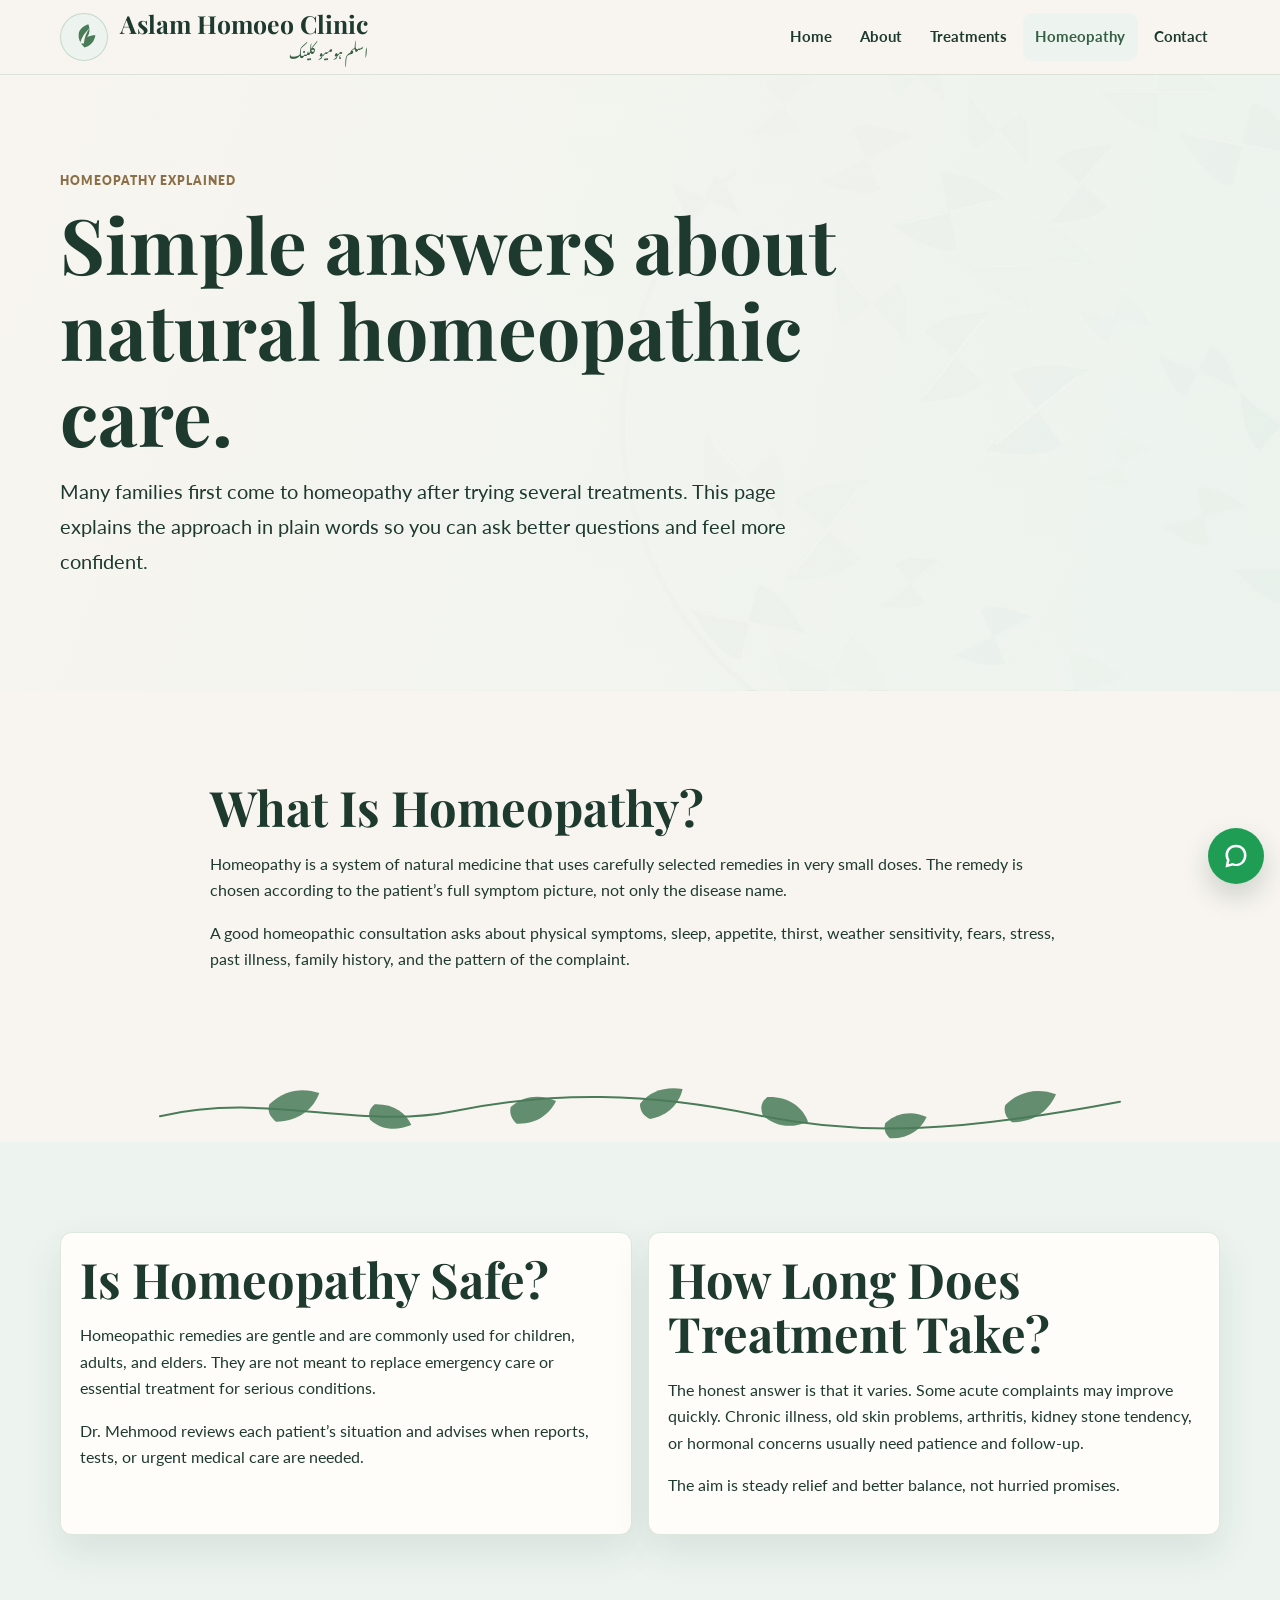
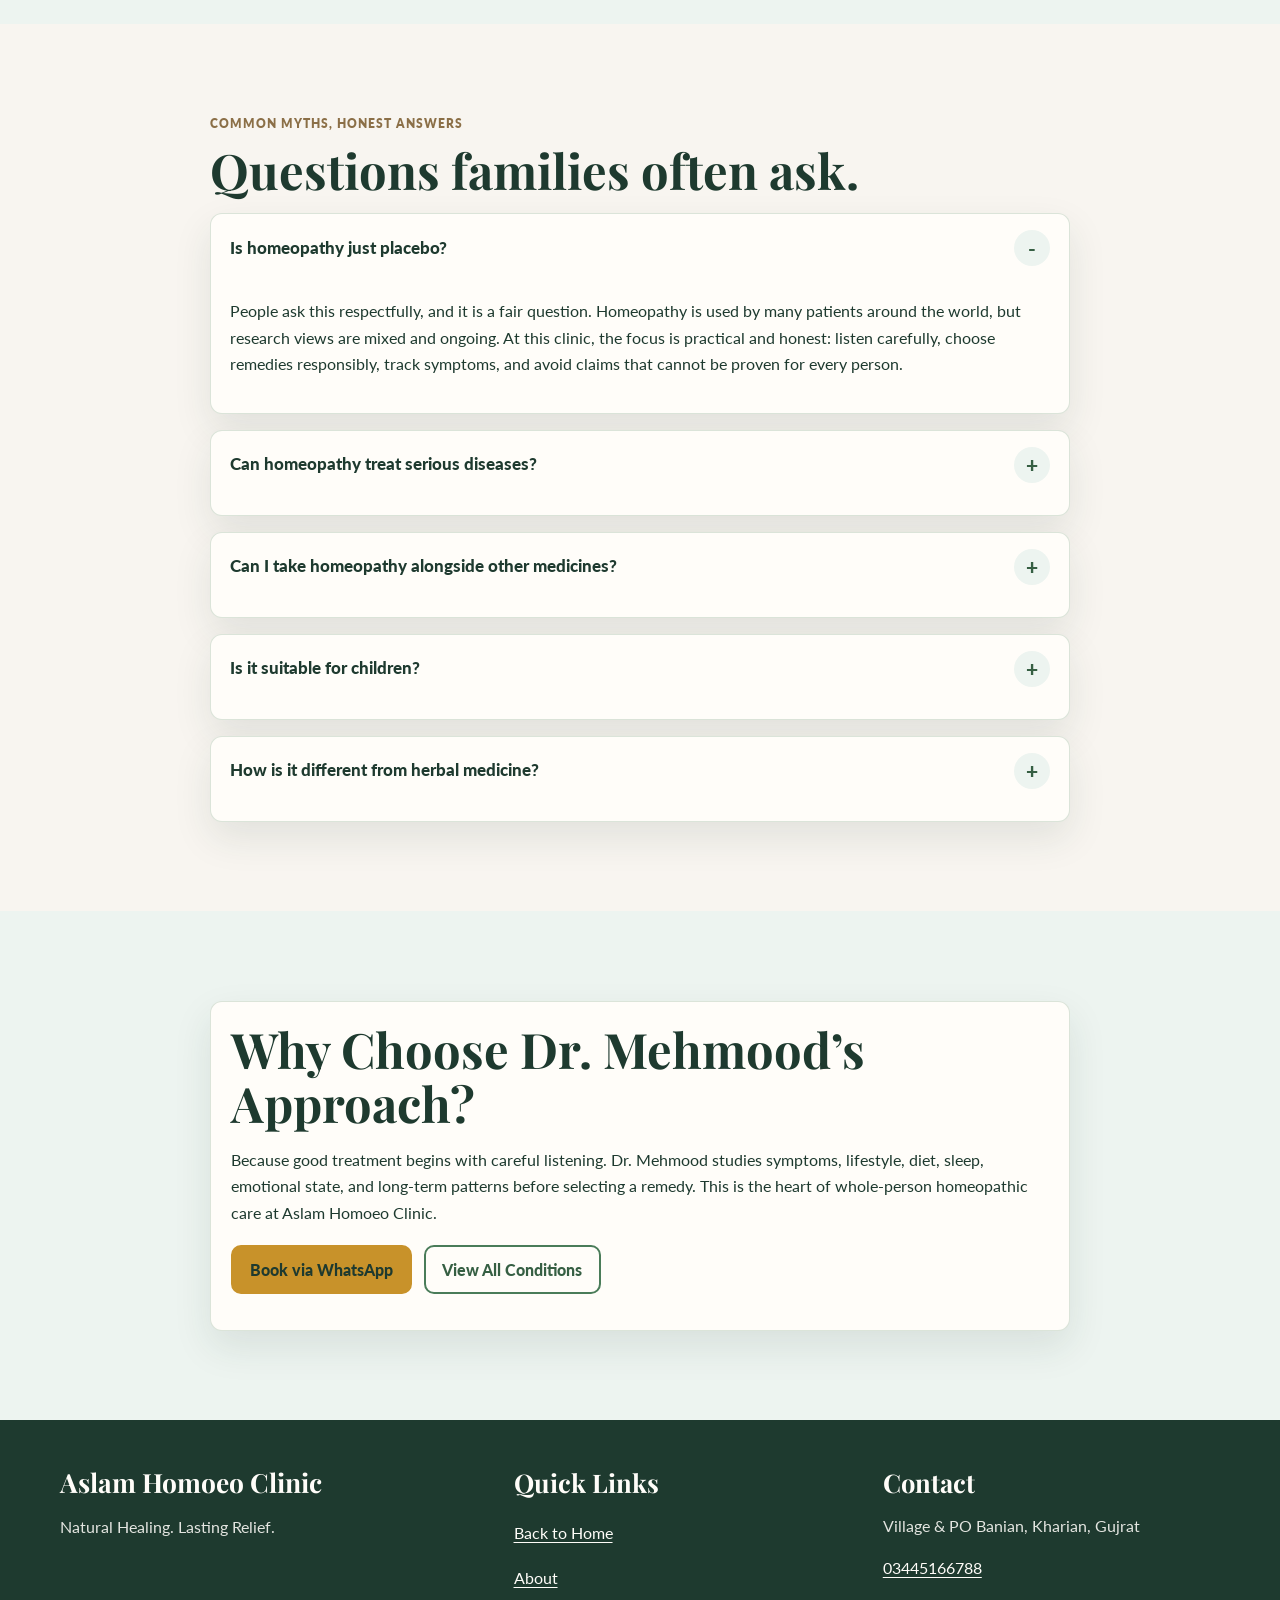
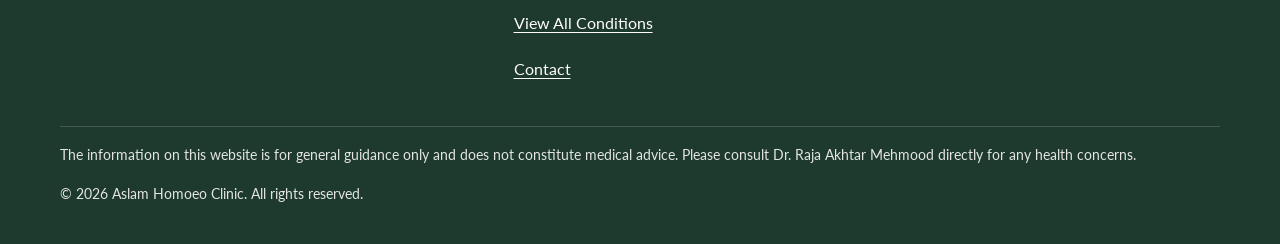
<file: homeopathy.html>
<!doctype html>
<html lang="en">
<head>
  <meta charset="utf-8">
  <meta name="viewport" content="width=device-width, initial-scale=1">
  <title>What Is Homeopathy? | Natural Healing Explained | Aslam Homoeo Clinic</title>
  <meta name="description" content="Learn what homeopathy is, how it is used safely, and why Dr. Raja Akhtar Mehmood focuses on careful listening and whole-person care.">
  <link rel="canonical" href="https://aslamhomoeoclinic.pk/homeopathy.html">
  <meta property="og:title" content="What Is Homeopathy? | Aslam Homoeo Clinic">
  <meta property="og:description" content="A simple, patient-friendly guide to homeopathy, safety, treatment time, common myths, and Dr. Mehmood's approach.">
  <meta property="og:type" content="website">
  <meta property="og:url" content="https://aslamhomoeoclinic.pk/homeopathy.html">
  <meta property="og:image" content="https://aslamhomoeoclinic.pk/assets/images/morning-leaves-banain-kharian.jpg">
  <meta name="twitter:card" content="summary_large_image">
  <link rel="preconnect" href="https://fonts.googleapis.com">
  <link rel="preconnect" href="https://fonts.gstatic.com" crossorigin>
  <link href="https://fonts.googleapis.com/css2?family=Lato:wght@400;700;900&family=Noto+Nastaliq+Urdu:wght@400&family=Playfair+Display:wght@700&display=swap" rel="stylesheet">
  <script>document.documentElement.classList.add('js');</script>
  <style>body{margin:0;background:#f8f5f0;color:#1e3a2f;font-family:Lato,Arial,sans-serif}.site-header{position:sticky;top:0;z-index:900;background:rgba(248,245,240,.95);border-bottom:1px solid rgba(74,124,89,.16)}.container{width:min(100% - 2rem,1160px);margin:auto}.btn{min-height:48px}</style>
  <link rel="preload" href="css/style.css" as="style" onload="this.onload=null;this.rel='stylesheet'">
  <link rel="preload" href="css/components.css" as="style" onload="this.onload=null;this.rel='stylesheet'">
  <link rel="preload" href="css/responsive.css" as="style" onload="this.onload=null;this.rel='stylesheet'">
  <noscript><link rel="stylesheet" href="css/style.css"><link rel="stylesheet" href="css/components.css"><link rel="stylesheet" href="css/responsive.css"></noscript>
  <!-- Google Analytics 4: replace G-XXXXXXXXXX and uncomment when analytics is activated. -->
</head>
<body>
  <a class="skip-link" href="#main">Skip to main content</a>
  <header class="site-header"><div class="nav-wrap"><a class="brand" href="index.html"><span class="brand-mark" aria-hidden="true"><svg viewBox="0 0 48 48"><path fill="#4A7C59" d="M24 41c-7-7-10-14-9-21 1-7 6-12 15-15 3 8 2 15-2 20 4-2 8-3 13-3-2 10-7 16-17 19Z"/><path fill="#F8F5F0" d="M23 35c1-10 4-18 10-25-9 8-14 16-16 25h6Z"/></svg></span><span><span class="brand-name">Aslam Homoeo Clinic</span><span class="brand-urdu" lang="ur" dir="rtl">اسلم ہومیو کلینک</span></span></a><button class="menu-toggle" type="button" aria-label="Open navigation menu" aria-expanded="false" aria-controls="primary-nav"><span></span></button><nav class="primary-nav" id="primary-nav" aria-label="Primary navigation"><a href="index.html">Home</a><a href="about.html">About</a><a href="treatments.html">Treatments</a><a href="homeopathy.html" aria-current="page">Homeopathy</a><a href="contact.html">Contact</a></nav></div></header>
  <main id="main">
    <section class="page-hero">
      <div class="container">
        <p class="eyebrow" data-editable="true">Homeopathy Explained</p>
        <h1 data-editable="true">Simple answers about natural homeopathic care.</h1>
        <p class="lead" data-editable="true">Many families first come to homeopathy after trying several treatments. This page explains the approach in plain words so you can ask better questions and feel more confident.</p>
      </div>
    </section>
    <section class="section">
      <div class="narrow">
        <h2 data-editable="true">What Is Homeopathy?</h2>
        <p data-editable="true">Homeopathy is a system of natural medicine that uses carefully selected remedies in very small doses. The remedy is chosen according to the patient’s full symptom picture, not only the disease name.</p>
        <p data-editable="true">A good homeopathic consultation asks about physical symptoms, sleep, appetite, thirst, weather sensitivity, fears, stress, past illness, family history, and the pattern of the complaint.</p>
      </div>
    </section>
    <div class="divider" aria-hidden="true"><svg viewBox="0 0 1440 96"><path d="M0 56 C160 18 295 78 442 48 S733 20 895 54 1206 78 1440 34" fill="none" stroke="#4A7C59" stroke-width="3" stroke-linecap="round"/><g fill="#4A7C59" opacity=".85"><path d="M164 38c23-23 52-25 75-17-9 24-30 42-65 43-10-8-13-16-10-26z"/><path d="M315 61c18 16 40 17 62 8-8-18-27-32-55-31-8 7-10 14-7 23z"/><path d="M526 42c22-19 47-18 68-9-10 20-29 35-59 34-8-7-11-15-9-25z"/><path d="M720 37c16-20 39-26 64-22-5 21-21 40-49 45-10-5-15-12-15-23z"/><path d="M904 54c20 19 45 20 68 10-8-22-29-38-61-37-9 7-11 16-7 27z"/><path d="M1088 66c19-17 42-18 62-9-9 19-27 33-55 32-7-6-10-14-7-23z"/><path d="M1268 39c23-23 52-25 76-16-10 23-31 42-66 42-10-8-13-17-10-26z"/></g></svg></div>
    <section class="section tint">
      <div class="container condition-grid">
        <article class="condition-card"><h2 data-editable="true">Is Homeopathy Safe?</h2><p data-editable="true">Homeopathic remedies are gentle and are commonly used for children, adults, and elders. They are not meant to replace emergency care or essential treatment for serious conditions.</p><p data-editable="true">Dr. Mehmood reviews each patient’s situation and advises when reports, tests, or urgent medical care are needed.</p></article>
        <article class="condition-card"><h2 data-editable="true">How Long Does Treatment Take?</h2><p data-editable="true">The honest answer is that it varies. Some acute complaints may improve quickly. Chronic illness, old skin problems, arthritis, kidney stone tendency, or hormonal concerns usually need patience and follow-up.</p><p data-editable="true">The aim is steady relief and better balance, not hurried promises.</p></article>
      </div>
    </section>
    <section class="section">
      <div class="narrow">
        <p class="eyebrow" data-editable="true">Common Myths, Honest Answers</p>
        <h2 data-editable="true">Questions families often ask.</h2>
        <div class="accordion-list" data-accordion>
          <article class="accordion-item"><h3><button class="accordion-trigger" aria-expanded="true" aria-controls="faq-1">Is homeopathy just placebo?</button></h3><div class="accordion-panel" id="faq-1"><p data-editable="true">People ask this respectfully, and it is a fair question. Homeopathy is used by many patients around the world, but research views are mixed and ongoing. At this clinic, the focus is practical and honest: listen carefully, choose remedies responsibly, track symptoms, and avoid claims that cannot be proven for every person.</p></div></article>
          <article class="accordion-item"><h3><button class="accordion-trigger" aria-expanded="false" aria-controls="faq-2">Can homeopathy treat serious diseases?</button></h3><div class="accordion-panel" id="faq-2"><p data-editable="true">Serious diseases need careful medical assessment. Homeopathy may support comfort and healing in some cases, but it should not delay urgent care, surgery when clearly needed, or essential medicine. Dr. Mehmood will guide you according to the condition and warning signs.</p></div></article>
          <article class="accordion-item"><h3><button class="accordion-trigger" aria-expanded="false" aria-controls="faq-3">Can I take homeopathy alongside other medicines?</button></h3><div class="accordion-panel" id="faq-3"><p data-editable="true">Many patients ask this when they are already taking medicine for blood pressure, diabetes, pain, or other concerns. Please bring your medicine list and reports. Dr. Mehmood can advise you personally and will not ask you to stop important medicine without proper guidance.</p></div></article>
          <article class="accordion-item"><h3><button class="accordion-trigger" aria-expanded="false" aria-controls="faq-4">Is it suitable for children?</button></h3><div class="accordion-panel" id="faq-4"><p data-editable="true">Yes, homeopathy is gentle and commonly used for children. Parents should still seek urgent care for high fever, breathing trouble, dehydration, fits, injury, or severe weakness.</p></div></article>
          <article class="accordion-item"><h3><button class="accordion-trigger" aria-expanded="false" aria-controls="faq-5">How is it different from herbal medicine?</button></h3><div class="accordion-panel" id="faq-5"><p data-editable="true">Herbal medicine usually uses plant-based substances in material doses. Homeopathy uses specially prepared remedies in very small doses, selected according to the full symptom pattern of the person.</p></div></article>
        </div>
      </div>
    </section>
    <section class="section tint">
      <div class="narrow callout">
        <h2 data-editable="true">Why Choose Dr. Mehmood’s Approach?</h2>
        <p data-editable="true">Because good treatment begins with careful listening. Dr. Mehmood studies symptoms, lifestyle, diet, sleep, emotional state, and long-term patterns before selecting a remedy. This is the heart of whole-person homeopathic care at Aslam Homoeo Clinic.</p>
        <div class="cta-row"><a class="btn btn-primary" href="contact.html">Book via WhatsApp</a><a class="btn btn-secondary" href="treatments.html">View All Conditions</a></div>
      </div>
    </section>
  </main>
  <footer class="site-footer"><div class="container footer-grid"><div><h2>Aslam Homoeo Clinic</h2><p>Natural Healing. Lasting Relief.</p></div><nav class="footer-links" aria-label="Footer links"><h3>Quick Links</h3><a href="index.html">Back to Home</a><a href="about.html">About</a><a href="treatments.html">View All Conditions</a><a href="contact.html">Contact</a></nav><div><h3>Contact</h3><p>Village & PO Banian, Kharian, Gujrat</p><p><a href="tel:+923445166788">03445166788</a></p></div></div><div class="container footer-bottom"><p>The information on this website is for general guidance only and does not constitute medical advice. Please consult Dr. Raja Akhtar Mehmood directly for any health concerns.</p><p>© 2026 Aslam Homoeo Clinic. All rights reserved.</p></div></footer>
  <a class="floating-whatsapp" aria-label="Book via WhatsApp" href="https://wa.me/923445166788?text=%D8%A7%D9%84%D8%B3%D9%84%D8%A7%D9%85%20%D8%B9%D9%84%DB%8C%DA%A9%D9%85%D8%8C%20%D9%85%DB%8C%DA%BA%20%D8%A7%D8%B3%D9%84%D9%85%20%DB%81%D9%88%D9%85%DB%8C%D9%88%20%DA%A9%D9%84%DB%8C%D9%86%DA%A9%20%D8%B3%DB%92%20%D8%B1%D8%A7%D8%A8%D8%B7%DB%81%20%DA%A9%D8%B1%D9%86%D8%A7%20%DA%86%D8%A7%DB%81%D8%AA%D8%A7%2F%DA%86%D8%A7%DB%81%D8%AA%DB%8C%20%DB%81%D9%88%DA%BA%DB%94" target="_blank" rel="noopener"><svg viewBox="0 0 32 32" aria-hidden="true"><path fill="currentColor" d="M16 3C9 3 4 8 4 15c0 2 .6 4 1.6 5.7L4 29l8.5-2.1c1.2.4 2.3.6 3.5.6 7 0 12-5.2 12-12.4C28 8 23 3 16 3Zm0 22c-1.1 0-2.2-.2-3.2-.7l-.4-.2-5 1.3 1.3-4.8-.3-.5C7.5 18.6 7 16.8 7 15c0-5.3 3.8-9 9-9s9 3.8 9 9.1c0 5.5-3.8 9.9-9 9.9Z"/></svg></a><button class="back-to-top" type="button" aria-label="Back to top">↑</button><script defer src="js/main.js"></script><script defer src="js/accordion.js"></script>
</body>
</html>
</file>
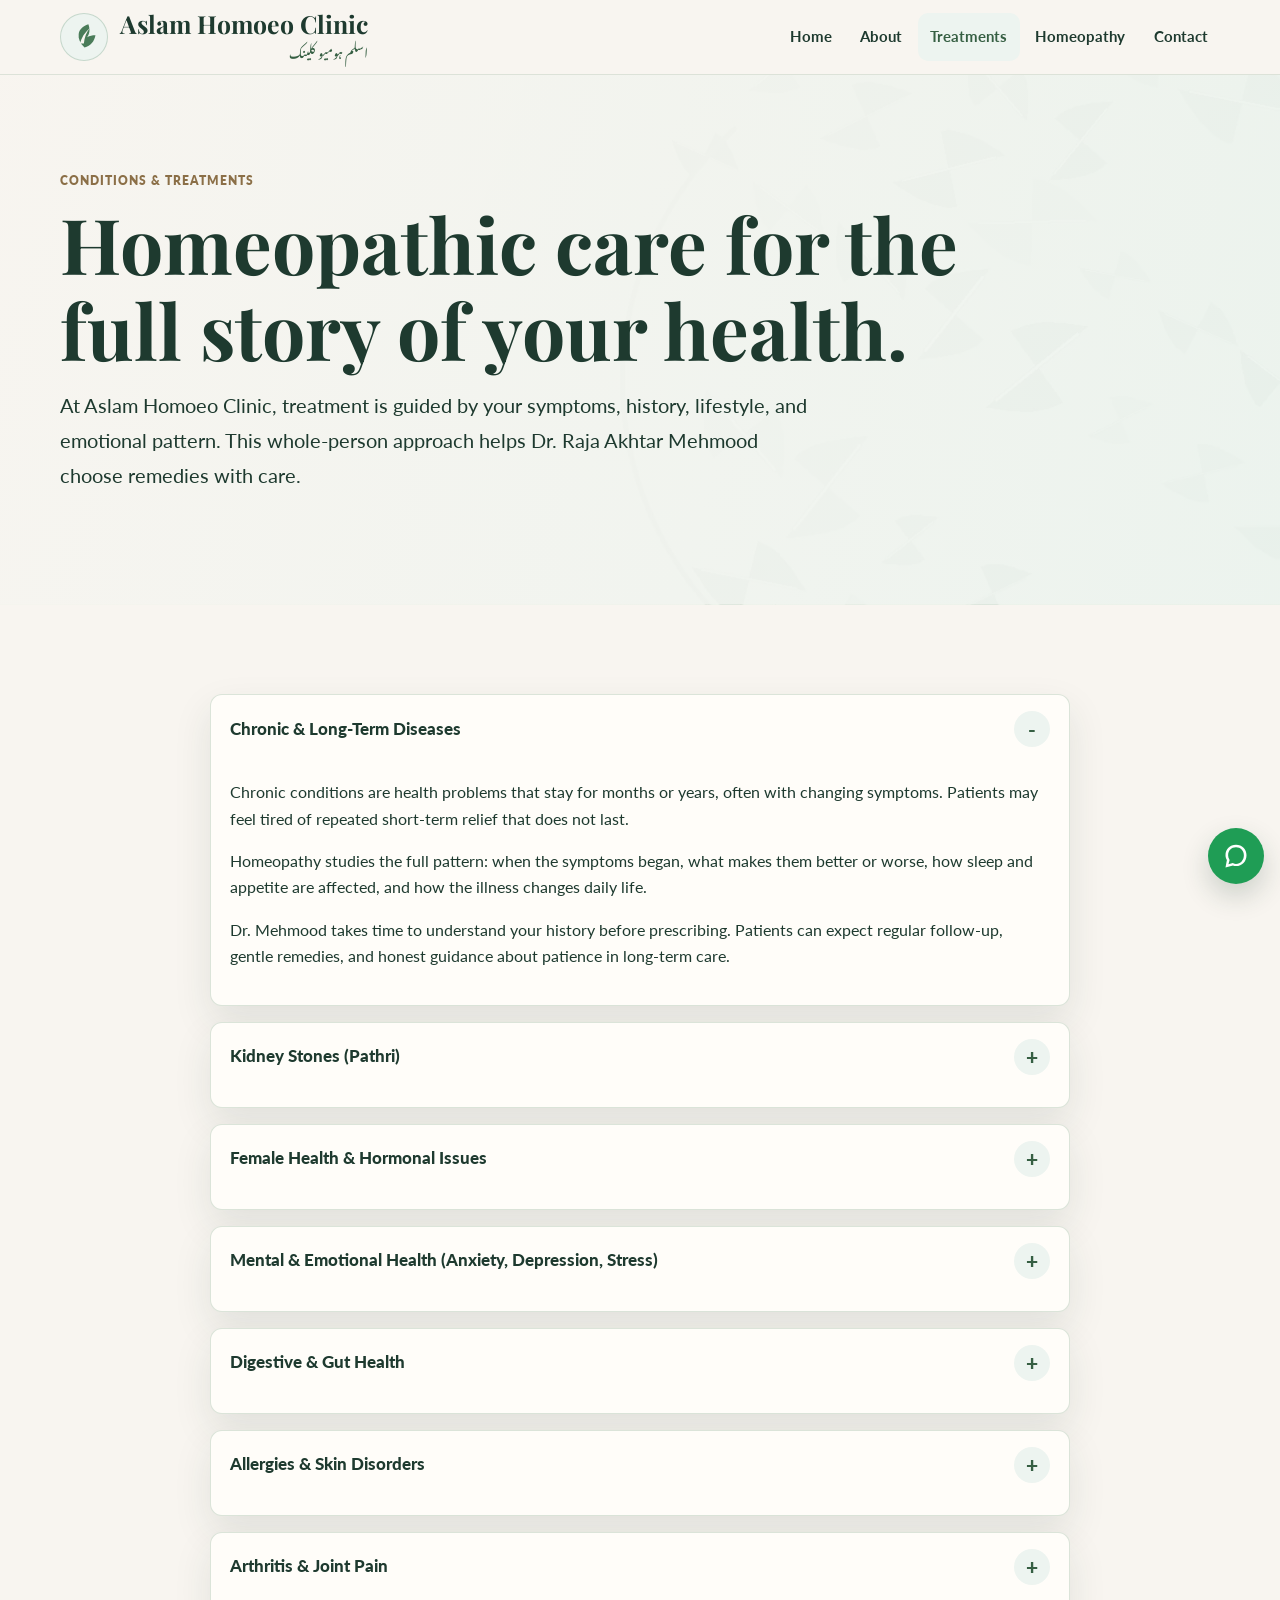
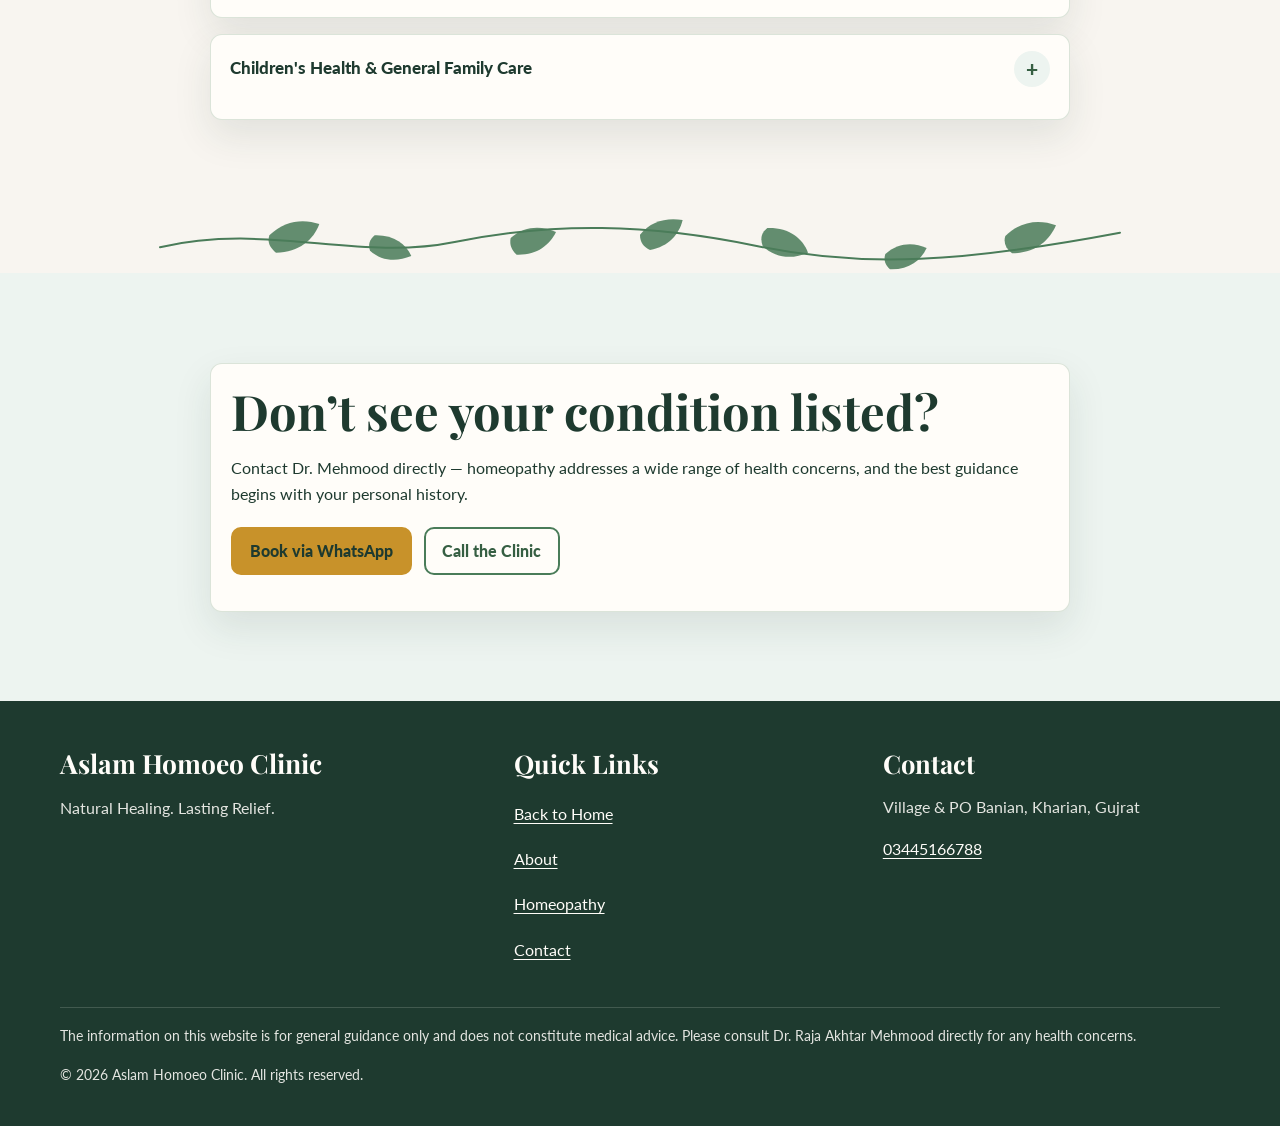
<file: treatments.html>
<!doctype html>
<html lang="en">
<head>
  <meta charset="utf-8">
  <meta name="viewport" content="width=device-width, initial-scale=1">
  <title>Conditions We Treat | Kidney Stones, Female Health, Arthritis | Aslam Homoeo Clinic</title>
  <meta name="description" content="Explore homeopathic treatment for kidney stones, female health, arthritis, digestion, allergies, children, and chronic disease in Gujrat.">
  <link rel="canonical" href="https://aslamhomoeoclinic.pk/treatments.html">
  <meta property="og:title" content="Conditions We Treat | Aslam Homoeo Clinic">
  <meta property="og:description" content="Natural homeopathic support for kidney stones, chronic illness, female health, arthritis, allergies, and family care.">
  <meta property="og:type" content="website">
  <meta property="og:url" content="https://aslamhomoeoclinic.pk/treatments.html">
  <meta property="og:image" content="https://aslamhomoeoclinic.pk/assets/images/morning-leaves-banain-kharian.jpg">
  <meta name="twitter:card" content="summary_large_image">
  <link rel="preconnect" href="https://fonts.googleapis.com">
  <link rel="preconnect" href="https://fonts.gstatic.com" crossorigin>
  <link href="https://fonts.googleapis.com/css2?family=Lato:wght@400;700;900&family=Noto+Nastaliq+Urdu:wght@400&family=Playfair+Display:wght@700&display=swap" rel="stylesheet">
  <script>document.documentElement.classList.add('js');</script>
  <style>body{margin:0;background:#f8f5f0;color:#1e3a2f;font-family:Lato,Arial,sans-serif}.site-header{position:sticky;top:0;z-index:900;background:rgba(248,245,240,.95);border-bottom:1px solid rgba(74,124,89,.16)}.container{width:min(100% - 2rem,1160px);margin:auto}.btn{min-height:48px}</style>
  <link rel="preload" href="css/style.css" as="style" onload="this.onload=null;this.rel='stylesheet'">
  <link rel="preload" href="css/components.css" as="style" onload="this.onload=null;this.rel='stylesheet'">
  <link rel="preload" href="css/responsive.css" as="style" onload="this.onload=null;this.rel='stylesheet'">
  <noscript><link rel="stylesheet" href="css/style.css"><link rel="stylesheet" href="css/components.css"><link rel="stylesheet" href="css/responsive.css"></noscript>
  <!-- Google Analytics 4: replace G-XXXXXXXXXX and uncomment when analytics is activated. -->
</head>
<body>
  <a class="skip-link" href="#main">Skip to main content</a>
  <header class="site-header"><div class="nav-wrap"><a class="brand" href="index.html"><span class="brand-mark" aria-hidden="true"><svg viewBox="0 0 48 48"><path fill="#4A7C59" d="M24 41c-7-7-10-14-9-21 1-7 6-12 15-15 3 8 2 15-2 20 4-2 8-3 13-3-2 10-7 16-17 19Z"/><path fill="#F8F5F0" d="M23 35c1-10 4-18 10-25-9 8-14 16-16 25h6Z"/></svg></span><span><span class="brand-name">Aslam Homoeo Clinic</span><span class="brand-urdu" lang="ur" dir="rtl">اسلم ہومیو کلینک</span></span></a><button class="menu-toggle" type="button" aria-label="Open navigation menu" aria-expanded="false" aria-controls="primary-nav"><span></span></button><nav class="primary-nav" id="primary-nav" aria-label="Primary navigation"><a href="index.html">Home</a><a href="about.html">About</a><a href="treatments.html" aria-current="page">Treatments</a><a href="homeopathy.html">Homeopathy</a><a href="contact.html">Contact</a></nav></div></header>
  <main id="main">
    <section class="page-hero">
      <div class="container">
        <p class="eyebrow" data-editable="true">Conditions & Treatments</p>
        <h1 data-editable="true">Homeopathic care for the full story of your health.</h1>
        <p class="lead" data-editable="true">At Aslam Homoeo Clinic, treatment is guided by your symptoms, history, lifestyle, and emotional pattern. This whole-person approach helps Dr. Raja Akhtar Mehmood choose remedies with care.</p>
      </div>
    </section>
    <section class="section">
      <div class="narrow accordion-list" data-accordion>
        <article class="accordion-item">
          <h2><button class="accordion-trigger" aria-expanded="true" aria-controls="condition-1">Chronic & Long-Term Diseases</button></h2>
          <div class="accordion-panel" id="condition-1">
            <p data-editable="true">Chronic conditions are health problems that stay for months or years, often with changing symptoms. Patients may feel tired of repeated short-term relief that does not last.</p>
            <p data-editable="true">Homeopathy studies the full pattern: when the symptoms began, what makes them better or worse, how sleep and appetite are affected, and how the illness changes daily life.</p>
            <p data-editable="true">Dr. Mehmood takes time to understand your history before prescribing. Patients can expect regular follow-up, gentle remedies, and honest guidance about patience in long-term care.</p>
          </div>
        </article>
        <article class="accordion-item">
          <h2><button class="accordion-trigger" aria-expanded="false" aria-controls="condition-2">Kidney Stones (Pathri)</button></h2>
          <div class="accordion-panel" id="condition-2">
            <p data-editable="true">Kidney stones can cause pain, burning urine, nausea, and fear about surgery. Some stones pass naturally, while others need careful monitoring and medical attention.</p>
            <p data-editable="true">Homeopathic treatment looks at the pain location, urine symptoms, stone history, water intake, diet, and report findings. Remedies may help support natural passage and reduce repeated attacks.</p>
            <p data-editable="true">Bring your ultrasound or lab reports when available. Dr. Mehmood will guide you about follow-up and will advise urgent medical care if symptoms suggest emergency risk.</p>
          </div>
        </article>
        <article class="accordion-item">
          <h2><button class="accordion-trigger" aria-expanded="false" aria-controls="condition-3">Female Health & Hormonal Issues</button></h2>
          <div class="accordion-panel" id="condition-3">
            <p data-editable="true">Women may seek help for menstrual pain, irregular cycles, weakness, white discharge, mood changes, menopause concerns, or other private health matters.</p>
            <p data-editable="true">Homeopathy treats these concerns respectfully by understanding the physical symptoms, emotional changes, family responsibilities, sleep, diet, and long-term pattern.</p>
            <p data-editable="true">Female patients are received with privacy and full purdah consideration. You may request that a female assistant be present during consultation.</p>
          </div>
        </article>
        <article class="accordion-item">
          <h2><button class="accordion-trigger" aria-expanded="false" aria-controls="condition-4">Mental & Emotional Health (Anxiety, Depression, Stress)</button></h2>
          <div class="accordion-panel" id="condition-4">
            <p data-editable="true">Anxiety, low mood, stress, sleep disturbance, fear, and overthinking can affect the body as much as the mind. Many patients feel shy speaking about these concerns.</p>
            <p data-editable="true">Dr. Mehmood listens without judgment. Homeopathic care considers emotional patterns, life pressure, sleep, digestion, appetite, and physical symptoms together.</p>
            <p data-editable="true">For severe depression, self-harm thoughts, or sudden mental health changes, urgent professional help is important. Homeopathy can be discussed as supportive care with proper guidance.</p>
          </div>
        </article>
        <article class="accordion-item">
          <h2><button class="accordion-trigger" aria-expanded="false" aria-controls="condition-5">Digestive & Gut Health</button></h2>
          <div class="accordion-panel" id="condition-5">
            <p data-editable="true">Acidity, gas, constipation, loose motions, IBS-type symptoms, and poor appetite can disturb daily work, prayer, travel, and sleep.</p>
            <p data-editable="true">Homeopathy studies food habits, timing of symptoms, thirst, cravings, stress, bowel routine, and what brings relief or discomfort.</p>
            <p data-editable="true">Treatment may include remedies and simple routine advice. Dr. Mehmood explains changes in clear words so families can follow them at home.</p>
          </div>
        </article>
        <article class="accordion-item">
          <h2><button class="accordion-trigger" aria-expanded="false" aria-controls="condition-6">Allergies & Skin Disorders</button></h2>
          <div class="accordion-panel" id="condition-6">
            <p data-editable="true">Eczema, urticaria, itching, repeated rashes, seasonal allergy, sneezing, and chronic allergic reactions often return again and again.</p>
            <p data-editable="true">Homeopathy asks why symptoms return, what triggers them, how the skin reacts, and how the patient’s digestion, sleep, weather sensitivity, and stress are connected.</p>
            <p data-editable="true">Patients can expect gentle support and follow-up. Long-standing skin issues may need time because the goal is deeper relief, not only temporary hiding of symptoms.</p>
          </div>
        </article>
        <article class="accordion-item">
          <h2><button class="accordion-trigger" aria-expanded="false" aria-controls="condition-7">Arthritis & Joint Pain</button></h2>
          <div class="accordion-panel" id="condition-7">
            <p data-editable="true">Joint pain, swelling, stiffness, back pain, and reduced mobility can make daily chores and walking difficult, especially for elders.</p>
            <p data-editable="true">Homeopathy looks at pain type, affected joints, weather sensitivity, morning stiffness, digestion, sleep, and the patient’s overall strength.</p>
            <p data-editable="true">Treatment is planned with patience. Many patients seek support for comfort, movement, and better day-to-day function over time.</p>
          </div>
        </article>
        <article class="accordion-item">
          <h2><button class="accordion-trigger" aria-expanded="false" aria-controls="condition-8">Children's Health & General Family Care</button></h2>
          <div class="accordion-panel" id="condition-8">
            <p data-editable="true">Children may need gentle care for cough, cold, allergies, digestion, appetite, sleep, weakness, and repeated minor complaints.</p>
            <p data-editable="true">Homeopathic care studies each child’s nature, appetite, fears, sweat, sleep, and pattern of illness. Adults and elders are treated with the same careful attention.</p>
            <p data-editable="true">Parents are guided in simple language. For emergencies, high fever, breathing trouble, dehydration, injury, or severe weakness, urgent medical care should not be delayed.</p>
          </div>
        </article>
      </div>
    </section>
    <div class="divider" aria-hidden="true"><svg viewBox="0 0 1440 96"><path d="M0 56 C160 18 295 78 442 48 S733 20 895 54 1206 78 1440 34" fill="none" stroke="#4A7C59" stroke-width="3" stroke-linecap="round"/><g fill="#4A7C59" opacity=".85"><path d="M164 38c23-23 52-25 75-17-9 24-30 42-65 43-10-8-13-16-10-26z"/><path d="M315 61c18 16 40 17 62 8-8-18-27-32-55-31-8 7-10 14-7 23z"/><path d="M526 42c22-19 47-18 68-9-10 20-29 35-59 34-8-7-11-15-9-25z"/><path d="M720 37c16-20 39-26 64-22-5 21-21 40-49 45-10-5-15-12-15-23z"/><path d="M904 54c20 19 45 20 68 10-8-22-29-38-61-37-9 7-11 16-7 27z"/><path d="M1088 66c19-17 42-18 62-9-9 19-27 33-55 32-7-6-10-14-7-23z"/><path d="M1268 39c23-23 52-25 76-16-10 23-31 42-66 42-10-8-13-17-10-26z"/></g></svg></div>
    <section class="section tint">
      <div class="narrow callout">
        <h2 data-editable="true">Don’t see your condition listed?</h2>
        <p data-editable="true">Contact Dr. Mehmood directly — homeopathy addresses a wide range of health concerns, and the best guidance begins with your personal history.</p>
        <div class="cta-row"><a class="btn btn-primary" href="https://wa.me/923445166788?text=%D8%A7%D9%84%D8%B3%D9%84%D8%A7%D9%85%20%D8%B9%D9%84%DB%8C%DA%A9%D9%85%D8%8C%20%D9%85%DB%8C%DA%BA%20%D8%A7%D8%B3%D9%84%D9%85%20%DB%81%D9%88%D9%85%DB%8C%D9%88%20%DA%A9%D9%84%DB%8C%D9%86%DA%A9%20%D8%B3%DB%92%20%D8%B1%D8%A7%D8%A8%D8%B7%DB%81%20%DA%A9%D8%B1%D9%86%D8%A7%20%DA%86%D8%A7%DB%81%D8%AA%D8%A7%2F%DA%86%D8%A7%DB%81%D8%AA%DB%8C%20%DB%81%D9%88%DA%BA%DB%94" target="_blank" rel="noopener">Book via WhatsApp</a><a class="btn btn-secondary" href="contact.html">Call the Clinic</a></div>
      </div>
    </section>
  </main>
  <footer class="site-footer"><div class="container footer-grid"><div><h2>Aslam Homoeo Clinic</h2><p>Natural Healing. Lasting Relief.</p></div><nav class="footer-links" aria-label="Footer links"><h3>Quick Links</h3><a href="index.html">Back to Home</a><a href="about.html">About</a><a href="homeopathy.html">Homeopathy</a><a href="contact.html">Contact</a></nav><div><h3>Contact</h3><p>Village & PO Banian, Kharian, Gujrat</p><p><a href="tel:+923445166788">03445166788</a></p></div></div><div class="container footer-bottom"><p>The information on this website is for general guidance only and does not constitute medical advice. Please consult Dr. Raja Akhtar Mehmood directly for any health concerns.</p><p>© 2026 Aslam Homoeo Clinic. All rights reserved.</p></div></footer>
  <a class="floating-whatsapp" aria-label="Book via WhatsApp" href="https://wa.me/923445166788?text=%D8%A7%D9%84%D8%B3%D9%84%D8%A7%D9%85%20%D8%B9%D9%84%DB%8C%DA%A9%D9%85%D8%8C%20%D9%85%DB%8C%DA%BA%20%D8%A7%D8%B3%D9%84%D9%85%20%DB%81%D9%88%D9%85%DB%8C%D9%88%20%DA%A9%D9%84%DB%8C%D9%86%DA%A9%20%D8%B3%DB%92%20%D8%B1%D8%A7%D8%A8%D8%B7%DB%81%20%DA%A9%D8%B1%D9%86%D8%A7%20%DA%86%D8%A7%DB%81%D8%AA%D8%A7%2F%DA%86%D8%A7%DB%81%D8%AA%DB%8C%20%DB%81%D9%88%DA%BA%DB%94" target="_blank" rel="noopener"><svg viewBox="0 0 32 32" aria-hidden="true"><path fill="currentColor" d="M16 3C9 3 4 8 4 15c0 2 .6 4 1.6 5.7L4 29l8.5-2.1c1.2.4 2.3.6 3.5.6 7 0 12-5.2 12-12.4C28 8 23 3 16 3Zm0 22c-1.1 0-2.2-.2-3.2-.7l-.4-.2-5 1.3 1.3-4.8-.3-.5C7.5 18.6 7 16.8 7 15c0-5.3 3.8-9 9-9s9 3.8 9 9.1c0 5.5-3.8 9.9-9 9.9Z"/></svg></a><button class="back-to-top" type="button" aria-label="Back to top">↑</button><script defer src="js/main.js"></script><script defer src="js/accordion.js"></script>
</body>
</html>
</file>
<file: css/style.css>
:root {
  --sage: #4a7c59;
  --sage-dark: #365f43;
  --earth: #8b6f47;
  --linen: #f8f5f0;
  --linen-deep: #eee7dc;
  --forest: #1e3a2f;
  --mist: #a8c5b5;
  --mist-soft: #edf4f0;
  --amber: #c8922a;
  --amber-dark: #9f6f14;
  --white: #fffdf9;
  --shadow: 0 16px 38px rgba(30, 58, 47, 0.1);
  --radius: 12px;
  --focus: 0 0 0 4px rgba(200, 146, 42, 0.35);
  --max: 1160px;
}

*,
*::before,
*::after {
  box-sizing: border-box;
}

html {
  color: var(--forest);
  background: var(--linen);
  font-family: Lato, Arial, sans-serif;
  line-height: 1.65;
  scroll-behavior: smooth;
  text-rendering: optimizeLegibility;
}

body {
  margin: 0;
  min-width: 320px;
  background: var(--linen);
  color: var(--forest);
}

body.nav-open {
  overflow: hidden;
}

img,
svg,
iframe {
  max-width: 100%;
}

img {
  display: block;
  height: auto;
}

a {
  color: var(--sage-dark);
  text-decoration-thickness: 0.08em;
  text-underline-offset: 0.2em;
}

a:hover {
  color: var(--earth);
}

:focus-visible {
  outline: 0;
  box-shadow: var(--focus);
  border-radius: 8px;
}

.skip-link {
  position: absolute;
  z-index: 1000;
  top: 0.75rem;
  left: 0.75rem;
  transform: translateY(-180%);
  padding: 0.75rem 1rem;
  background: var(--forest);
  color: var(--white);
  border-radius: 8px;
}

.skip-link:focus {
  transform: translateY(0);
}

.site-header {
  position: sticky;
  top: 0;
  z-index: 900;
  background: rgba(248, 245, 240, 0.95);
  border-bottom: 1px solid rgba(74, 124, 89, 0.16);
  backdrop-filter: blur(12px);
}

.nav-wrap {
  display: flex;
  align-items: center;
  justify-content: space-between;
  width: min(100% - 2rem, var(--max));
  min-height: 74px;
  margin: 0 auto;
  gap: 1rem;
}

.brand {
  display: inline-flex;
  align-items: center;
  gap: 0.75rem;
  color: var(--forest);
  text-decoration: none;
}

.brand-mark {
  display: grid;
  width: 48px;
  height: 48px;
  place-items: center;
  border-radius: 50%;
  background: var(--mist-soft);
  border: 1px solid rgba(74, 124, 89, 0.24);
}

.brand-mark svg {
  width: 31px;
  height: 31px;
}

.brand-name {
  display: block;
  font-family: "Playfair Display", Georgia, serif;
  font-size: clamp(1.15rem, 4vw, 1.55rem);
  line-height: 1.05;
  font-weight: 700;
  letter-spacing: 0;
}

.brand-urdu {
  display: block;
  margin-top: 0.15rem;
  color: var(--sage-dark);
  font-family: "Noto Nastaliq Urdu", serif;
  font-size: 0.82rem;
  line-height: 1.8;
}

.menu-toggle {
  display: none;
  min-width: 48px;
  min-height: 48px;
  align-items: center;
  justify-content: center;
  border: 1px solid rgba(74, 124, 89, 0.24);
  border-radius: 10px;
  background: var(--white);
  color: var(--forest);
  cursor: pointer;
}

.menu-toggle span,
.menu-toggle::before,
.menu-toggle::after {
  content: "";
  display: block;
  width: 23px;
  height: 2px;
  background: currentColor;
  border-radius: 999px;
  transition: transform 180ms ease, opacity 180ms ease;
}

.menu-toggle {
  flex-direction: column;
  gap: 5px;
}

.menu-toggle[aria-expanded="true"] span {
  opacity: 0;
}

.menu-toggle[aria-expanded="true"]::before {
  transform: translateY(7px) rotate(45deg);
}

.menu-toggle[aria-expanded="true"]::after {
  transform: translateY(-7px) rotate(-45deg);
}

.primary-nav {
  display: flex;
  align-items: center;
  gap: 0.2rem;
}

.primary-nav a {
  display: inline-flex;
  align-items: center;
  min-height: 48px;
  padding: 0.55rem 0.78rem;
  border-radius: 10px;
  color: var(--forest);
  font-weight: 700;
  font-size: 0.95rem;
  text-decoration: none;
}

.primary-nav a:hover,
.primary-nav a[aria-current="page"] {
  background: var(--mist-soft);
  color: var(--sage-dark);
}

main {
  overflow: clip;
}

.section {
  padding: clamp(3rem, 7vw, 5.8rem) 0;
}

.section.tint {
  background: var(--mist-soft);
}

.container {
  width: min(100% - 2rem, var(--max));
  margin: 0 auto;
}

.narrow {
  width: min(100% - 2rem, 860px);
  margin: 0 auto;
}

.eyebrow {
  margin: 0 0 0.5rem;
  color: var(--earth);
  font-weight: 800;
  text-transform: uppercase;
  letter-spacing: 0.08em;
  font-size: 0.78rem;
}

h1,
h2,
h3 {
  margin: 0 0 1rem;
  font-family: "Playfair Display", Georgia, serif;
  color: var(--forest);
  line-height: 1.12;
  letter-spacing: 0;
}

h1 {
  font-size: clamp(2.35rem, 10vw, 4.8rem);
  max-width: 900px;
}

h2 {
  font-size: clamp(1.9rem, 7vw, 3.05rem);
}

h3 {
  font-size: clamp(1.25rem, 5vw, 1.6rem);
}

p {
  margin: 0 0 1rem;
}

.lead {
  font-size: clamp(1.08rem, 3vw, 1.25rem);
  line-height: 1.75;
}

.muted {
  color: rgba(30, 58, 47, 0.76);
}

.urdu {
  font-family: "Noto Nastaliq Urdu", serif;
  line-height: 2.05;
}

[lang="ur"] {
  font-family: "Noto Nastaliq Urdu", serif;
}

.hero {
  position: relative;
  min-height: 700px;
  display: grid;
  align-items: center;
  padding: clamp(4rem, 9vw, 7rem) 0 4rem;
  isolation: isolate;
}

.hero::before {
  content: "";
  position: absolute;
  inset: 0;
  z-index: -2;
  background:
    linear-gradient(90deg, rgba(248, 245, 240, 0.98) 0%, rgba(248, 245, 240, 0.9) 44%, rgba(248, 245, 240, 0.45) 100%),
    image-set(url("../assets/images/morning-leaves-banain-kharian.webp") type("image/webp"), url("../assets/images/morning-leaves-banain-kharian.jpg") type("image/jpeg"));
  background-size: cover;
  background-position: center;
}

.hero::after {
  content: "";
  position: absolute;
  inset: auto 0 0;
  height: 140px;
  z-index: -1;
  background: linear-gradient(0deg, var(--linen), rgba(248, 245, 240, 0));
}

.hero-copy {
  max-width: 760px;
}

.hero-copy .lead {
  max-width: 680px;
  margin-bottom: 1.35rem;
}

.urdu-tagline {
  display: inline-block;
  margin: 0.25rem 0 1.25rem;
  color: var(--sage-dark);
  font-size: 1.05rem;
}

.cta-row {
  display: flex;
  flex-wrap: wrap;
  gap: 0.75rem;
  align-items: center;
  margin: 1.2rem 0 1rem;
}

.trust-line {
  color: rgba(30, 58, 47, 0.76);
  font-weight: 700;
}

.split {
  display: grid;
  grid-template-columns: minmax(0, 0.92fr) minmax(0, 1.08fr);
  gap: clamp(2rem, 6vw, 4.5rem);
  align-items: center;
}

.image-frame {
  position: relative;
  overflow: hidden;
  border-radius: var(--radius);
  background: var(--mist-soft);
  box-shadow: var(--shadow);
  border: 1px solid rgba(74, 124, 89, 0.18);
}

.image-frame img {
  width: 100%;
}

.image-caption {
  padding: 0.9rem 1rem;
  font-size: 0.9rem;
  font-weight: 700;
  color: var(--sage-dark);
  background: var(--white);
}

.divider {
  line-height: 0;
  background: transparent;
  transform: translateY(1px);
}

.divider svg {
  display: block;
  width: 100%;
  height: 64px;
}

.site-footer {
  background: var(--forest);
  color: rgba(255, 253, 249, 0.88);
  padding: 3rem 0 1.4rem;
}

.footer-grid {
  display: grid;
  grid-template-columns: 1.25fr 1fr 1fr;
  gap: 2rem;
  align-items: start;
}

.site-footer h2,
.site-footer h3,
.site-footer a {
  color: var(--white);
}

.site-footer h2 {
  font-size: 1.65rem;
}

.footer-links {
  display: grid;
  gap: 0.45rem;
}

.footer-links a {
  min-height: 38px;
}

.footer-bottom {
  margin-top: 2rem;
  padding-top: 1rem;
  border-top: 1px solid rgba(255, 253, 249, 0.16);
  font-size: 0.9rem;
}

.floating-whatsapp,
.back-to-top {
  position: fixed;
  z-index: 850;
  right: 1rem;
  display: inline-flex;
  align-items: center;
  justify-content: center;
  width: 56px;
  height: 56px;
  border-radius: 50%;
  box-shadow: 0 12px 28px rgba(30, 58, 47, 0.2);
  text-decoration: none;
}

.floating-whatsapp {
  bottom: 1rem;
  background: #1f9d55;
  color: white;
}

.floating-whatsapp svg {
  width: 28px;
  height: 28px;
}

.back-to-top {
  bottom: 5rem;
  border: 0;
  background: var(--forest);
  color: var(--white);
  cursor: pointer;
  opacity: 0;
  pointer-events: none;
  transform: translateY(12px);
  transition: opacity 180ms ease, transform 180ms ease;
}

.back-to-top.is-visible {
  opacity: 1;
  pointer-events: auto;
  transform: translateY(0);
}

.map-frame {
  overflow: hidden;
  min-height: 320px;
  border: 1px solid rgba(74, 124, 89, 0.18);
  border-radius: var(--radius);
  background: var(--mist-soft);
  box-shadow: var(--shadow);
}

.map-frame iframe {
  display: block;
  width: 100%;
  min-height: 320px;
  border: 0;
}

.page-hero {
  padding: clamp(3.5rem, 8vw, 6rem) 0;
  background:
    linear-gradient(115deg, rgba(248, 245, 240, 0.98), rgba(237, 244, 240, 0.92)),
    image-set(url("../assets/images/morning-leaves-banain-kharian.webp") type("image/webp"), url("../assets/images/morning-leaves-banain-kharian.jpg") type("image/jpeg"));
  background-size: cover;
  background-position: center right;
}

.page-hero p {
  max-width: 760px;
}

.address-lines {
  display: grid;
  gap: 0.35rem;
  margin: 1rem 0;
}

.callout {
  padding: 1.25rem;
  border-radius: var(--radius);
  background: var(--white);
  border: 1px solid rgba(74, 124, 89, 0.2);
  box-shadow: var(--shadow);
}

.quote {
  margin: 1.5rem 0;
  padding: 1.4rem;
  border-left: 5px solid var(--amber);
  border-radius: 0 var(--radius) var(--radius) 0;
  background: var(--white);
  font-family: "Playfair Display", Georgia, serif;
  font-size: clamp(1.35rem, 5vw, 2rem);
  line-height: 1.35;
}

@media (prefers-reduced-motion: reduce) {
  *,
  *::before,
  *::after {
    scroll-behavior: auto !important;
    animation-duration: 0.001ms !important;
    animation-iteration-count: 1 !important;
    transition-duration: 0.001ms !important;
  }
}
</file>
<file: css/components.css>
.btn {
  display: inline-flex;
  align-items: center;
  justify-content: center;
  min-height: 48px;
  padding: 0.78rem 1.05rem;
  border: 2px solid transparent;
  border-radius: 10px;
  font-weight: 900;
  line-height: 1.2;
  text-decoration: none;
  cursor: pointer;
  transition: transform 160ms ease, background 160ms ease, border-color 160ms ease;
}

.btn:hover {
  transform: translateY(-1px);
}

.btn-primary {
  background: var(--amber);
  color: var(--forest);
  border-color: var(--amber);
}

.btn-primary:hover {
  background: var(--amber-dark);
  color: var(--white);
  border-color: var(--amber-dark);
}

.btn-secondary {
  background: transparent;
  color: var(--sage-dark);
  border-color: var(--sage);
}

.btn-secondary:hover {
  background: var(--sage);
  color: var(--white);
}

.btn-light {
  background: var(--white);
  color: var(--sage-dark);
  border-color: rgba(74, 124, 89, 0.2);
}

.stat-grid,
.card-grid,
.values-grid,
.testimonials,
.condition-grid {
  display: grid;
  gap: 1rem;
}

.stat-grid {
  grid-template-columns: repeat(4, minmax(0, 1fr));
}

.stat {
  padding: 1.2rem;
  border-radius: var(--radius);
  background: var(--white);
  border: 1px solid rgba(74, 124, 89, 0.16);
  box-shadow: var(--shadow);
}

.stat strong {
  display: block;
  color: var(--sage-dark);
  font-family: "Playfair Display", Georgia, serif;
  font-size: clamp(1.45rem, 5vw, 2.1rem);
  line-height: 1.05;
}

.stat span {
  display: block;
  margin-top: 0.45rem;
  font-weight: 700;
}

.card-grid {
  grid-template-columns: repeat(4, minmax(0, 1fr));
  margin-top: 1.6rem;
}

.values-grid {
  grid-template-columns: repeat(4, minmax(0, 1fr));
  margin-top: 1.4rem;
}

.testimonials {
  grid-template-columns: repeat(3, minmax(0, 1fr));
  margin-top: 1.5rem;
}

.service-card,
.value-card,
.testimonial-card,
.comparison-card,
.condition-card,
.faq-card {
  padding: 1.2rem;
  border-radius: var(--radius);
  background: var(--white);
  border: 1px solid rgba(74, 124, 89, 0.17);
  box-shadow: var(--shadow);
}

.service-card {
  min-height: 220px;
}

.icon-badge {
  display: inline-grid;
  width: 52px;
  height: 52px;
  margin-bottom: 0.85rem;
  place-items: center;
  border-radius: 50%;
  background: var(--mist-soft);
  color: var(--sage-dark);
  border: 1px solid rgba(74, 124, 89, 0.18);
}

.icon-badge svg {
  width: 30px;
  height: 30px;
}

.journey {
  display: grid;
  grid-template-columns: repeat(4, minmax(0, 1fr));
  gap: 1rem;
  margin-top: 1.5rem;
}

.journey-step {
  position: relative;
  padding: 1.15rem;
  border-radius: var(--radius);
  background: var(--white);
  border: 1px solid rgba(74, 124, 89, 0.18);
}

.journey-step::after {
  content: "";
  position: absolute;
  top: 50%;
  right: -0.75rem;
  width: 0.75rem;
  height: 2px;
  background: var(--mist);
}

.journey-step:last-child::after {
  display: none;
}

.journey-step h3 {
  color: var(--sage-dark);
}

.comparison {
  display: grid;
  grid-template-columns: repeat(2, minmax(0, 1fr));
  gap: 1rem;
  margin-top: 1.3rem;
}

.comparison-card {
  display: grid;
  gap: 0.75rem;
}

.comparison-row {
  display: grid;
  grid-template-columns: 1fr 1fr;
  gap: 0.75rem;
  align-items: stretch;
}

.comparison-row span {
  display: block;
  padding: 0.85rem;
  border-radius: 10px;
  background: var(--mist-soft);
  font-weight: 700;
}

.comparison-row strong {
  display: block;
  padding: 0.85rem;
  border-radius: 10px;
  background: rgba(200, 146, 42, 0.16);
  color: var(--forest);
}

.condition-grid {
  grid-template-columns: repeat(2, minmax(0, 1fr));
}

.condition-card {
  display: flex;
  min-height: 100%;
  flex-direction: column;
}

.condition-card .btn {
  margin-top: auto;
  align-self: flex-start;
}

.accordion-list {
  display: grid;
  gap: 1rem;
}

.accordion-item {
  border-radius: var(--radius);
  background: var(--white);
  border: 1px solid rgba(74, 124, 89, 0.2);
  box-shadow: var(--shadow);
  overflow: hidden;
}

.accordion-trigger {
  width: 100%;
  min-height: 64px;
  display: flex;
  align-items: center;
  justify-content: space-between;
  gap: 1rem;
  padding: 1rem 1.2rem;
  border: 0;
  background: transparent;
  color: var(--forest);
  font: 900 1.05rem/1.35 Lato, Arial, sans-serif;
  text-align: left;
  cursor: pointer;
}

.accordion-trigger::after {
  content: "+";
  display: grid;
  flex: 0 0 auto;
  width: 36px;
  height: 36px;
  place-items: center;
  border-radius: 50%;
  background: var(--mist-soft);
  color: var(--sage-dark);
  font-size: 1.3rem;
}

.accordion-trigger[aria-expanded="true"]::after {
  content: "-";
}

.accordion-panel {
  padding: 0 1.2rem 1.2rem;
}

.js .accordion-panel[hidden] {
  display: none;
}

.faq-card + .faq-card {
  margin-top: 1rem;
}

.contact-grid {
  display: grid;
  grid-template-columns: minmax(0, 1fr) minmax(320px, 0.85fr);
  gap: clamp(1.4rem, 5vw, 3rem);
  align-items: start;
}

.appointment-form {
  display: grid;
  gap: 1rem;
  padding: 1.25rem;
  border-radius: var(--radius);
  background: var(--white);
  border: 1px solid rgba(74, 124, 89, 0.18);
  box-shadow: var(--shadow);
}

.form-row {
  display: grid;
  gap: 0.4rem;
}

label {
  font-weight: 900;
}

input,
textarea {
  width: 100%;
  min-height: 48px;
  padding: 0.8rem 0.9rem;
  border: 1px solid rgba(30, 58, 47, 0.28);
  border-radius: 10px;
  background: var(--white);
  color: var(--forest);
  font: inherit;
}

textarea {
  min-height: 130px;
  resize: vertical;
}

input:invalid:not(:placeholder-shown),
textarea:invalid:not(:placeholder-shown) {
  border-color: #9d3d2f;
}

.radio-group {
  display: flex;
  flex-wrap: wrap;
  gap: 0.75rem;
}

.radio-option {
  display: inline-flex;
  align-items: center;
  gap: 0.5rem;
  min-height: 48px;
  padding: 0.6rem 0.85rem;
  border: 1px solid rgba(74, 124, 89, 0.22);
  border-radius: 10px;
  background: var(--mist-soft);
  cursor: pointer;
}

.radio-option input {
  width: 20px;
  min-height: 20px;
}

.form-error {
  min-height: 1.35rem;
  color: #8a2e24;
  font-weight: 800;
}

.form-success {
  padding: 1rem;
  border-radius: 10px;
  background: rgba(74, 124, 89, 0.12);
  color: var(--forest);
  font-weight: 800;
}

.js .form-success[hidden] {
  display: none;
}

.info-list {
  display: grid;
  gap: 0.8rem;
  margin: 0;
  padding: 0;
  list-style: none;
}

.info-list li {
  padding: 0.9rem;
  border-radius: 10px;
  background: var(--mist-soft);
}

.soft-band {
  padding: 1rem;
  border-radius: var(--radius);
  background: rgba(168, 197, 181, 0.22);
  border: 1px solid rgba(74, 124, 89, 0.18);
}

.future-hook {
  min-height: 48px;
  margin-top: 1rem;
  padding: 0.85rem;
  border: 1px dashed rgba(74, 124, 89, 0.36);
  border-radius: 10px;
  color: rgba(30, 58, 47, 0.72);
  font-size: 0.95rem;
}
</file>
<file: css/responsive.css>
@media (max-width: 1024px) {
  .card-grid,
  .values-grid {
    grid-template-columns: repeat(2, minmax(0, 1fr));
  }

  .stat-grid,
  .journey {
    grid-template-columns: repeat(2, minmax(0, 1fr));
  }

  .journey-step::after {
    display: none;
  }
}

@media (max-width: 900px) {
  .split,
  .contact-grid,
  .footer-grid {
    grid-template-columns: 1fr;
  }

  .image-frame {
    max-width: 620px;
  }

  .testimonials,
  .condition-grid,
  .comparison {
    grid-template-columns: 1fr;
  }
}

@media (max-width: 767px) {
  .nav-wrap {
    min-height: 68px;
  }

  .menu-toggle {
    display: inline-flex;
  }

  .js .primary-nav {
    position: fixed;
    inset: 68px 0 auto 0;
    display: grid;
    max-height: calc(100vh - 68px);
    padding: 1rem;
    background: var(--linen);
    border-bottom: 1px solid rgba(74, 124, 89, 0.2);
    box-shadow: var(--shadow);
    transform: translateY(-120%);
    transition: transform 220ms ease;
    overflow-y: auto;
  }

  .js .primary-nav.is-open {
    transform: translateY(0);
  }

  .primary-nav {
    display: grid;
    width: 100%;
  }

  .primary-nav a {
    justify-content: flex-start;
    width: 100%;
    padding: 0.8rem 1rem;
  }

  .hero {
    min-height: 620px;
  }

  .hero::before {
    background:
      linear-gradient(180deg, rgba(248, 245, 240, 0.98) 0%, rgba(248, 245, 240, 0.88) 60%, rgba(248, 245, 240, 0.68) 100%),
      image-set(url("../assets/images/morning-leaves-banain-kharian.webp") type("image/webp"), url("../assets/images/morning-leaves-banain-kharian.jpg") type("image/jpeg"));
    background-position: center;
  }

  .cta-row {
    align-items: stretch;
  }

  .btn {
    width: 100%;
  }

  .footer-grid {
    gap: 1.35rem;
  }

  .floating-whatsapp {
    width: 54px;
    height: 54px;
  }
}

@media (max-width: 600px) {
  .stat-grid,
  .card-grid,
  .values-grid,
  .journey {
    grid-template-columns: 1fr;
  }

  .comparison-row {
    grid-template-columns: 1fr;
  }

  .brand-name {
    font-size: 1.1rem;
  }

  .brand-urdu {
    font-size: 0.72rem;
  }

  .brand-mark {
    width: 44px;
    height: 44px;
  }
}

@media (max-width: 480px) {
  .container,
  .narrow,
  .nav-wrap {
    width: min(100% - 1rem, var(--max));
  }

  .section {
    padding-block: 2.6rem;
  }

  .hero {
    min-height: 590px;
  }

  .service-card,
  .value-card,
  .testimonial-card,
  .condition-card,
  .appointment-form,
  .callout {
    padding: 1rem;
  }
}

@media (max-width: 375px) {
  h1 {
    font-size: 2.15rem;
  }

  h2 {
    font-size: 1.7rem;
  }

  .brand {
    gap: 0.55rem;
  }

  .brand-name {
    max-width: 180px;
  }
}
</file>
